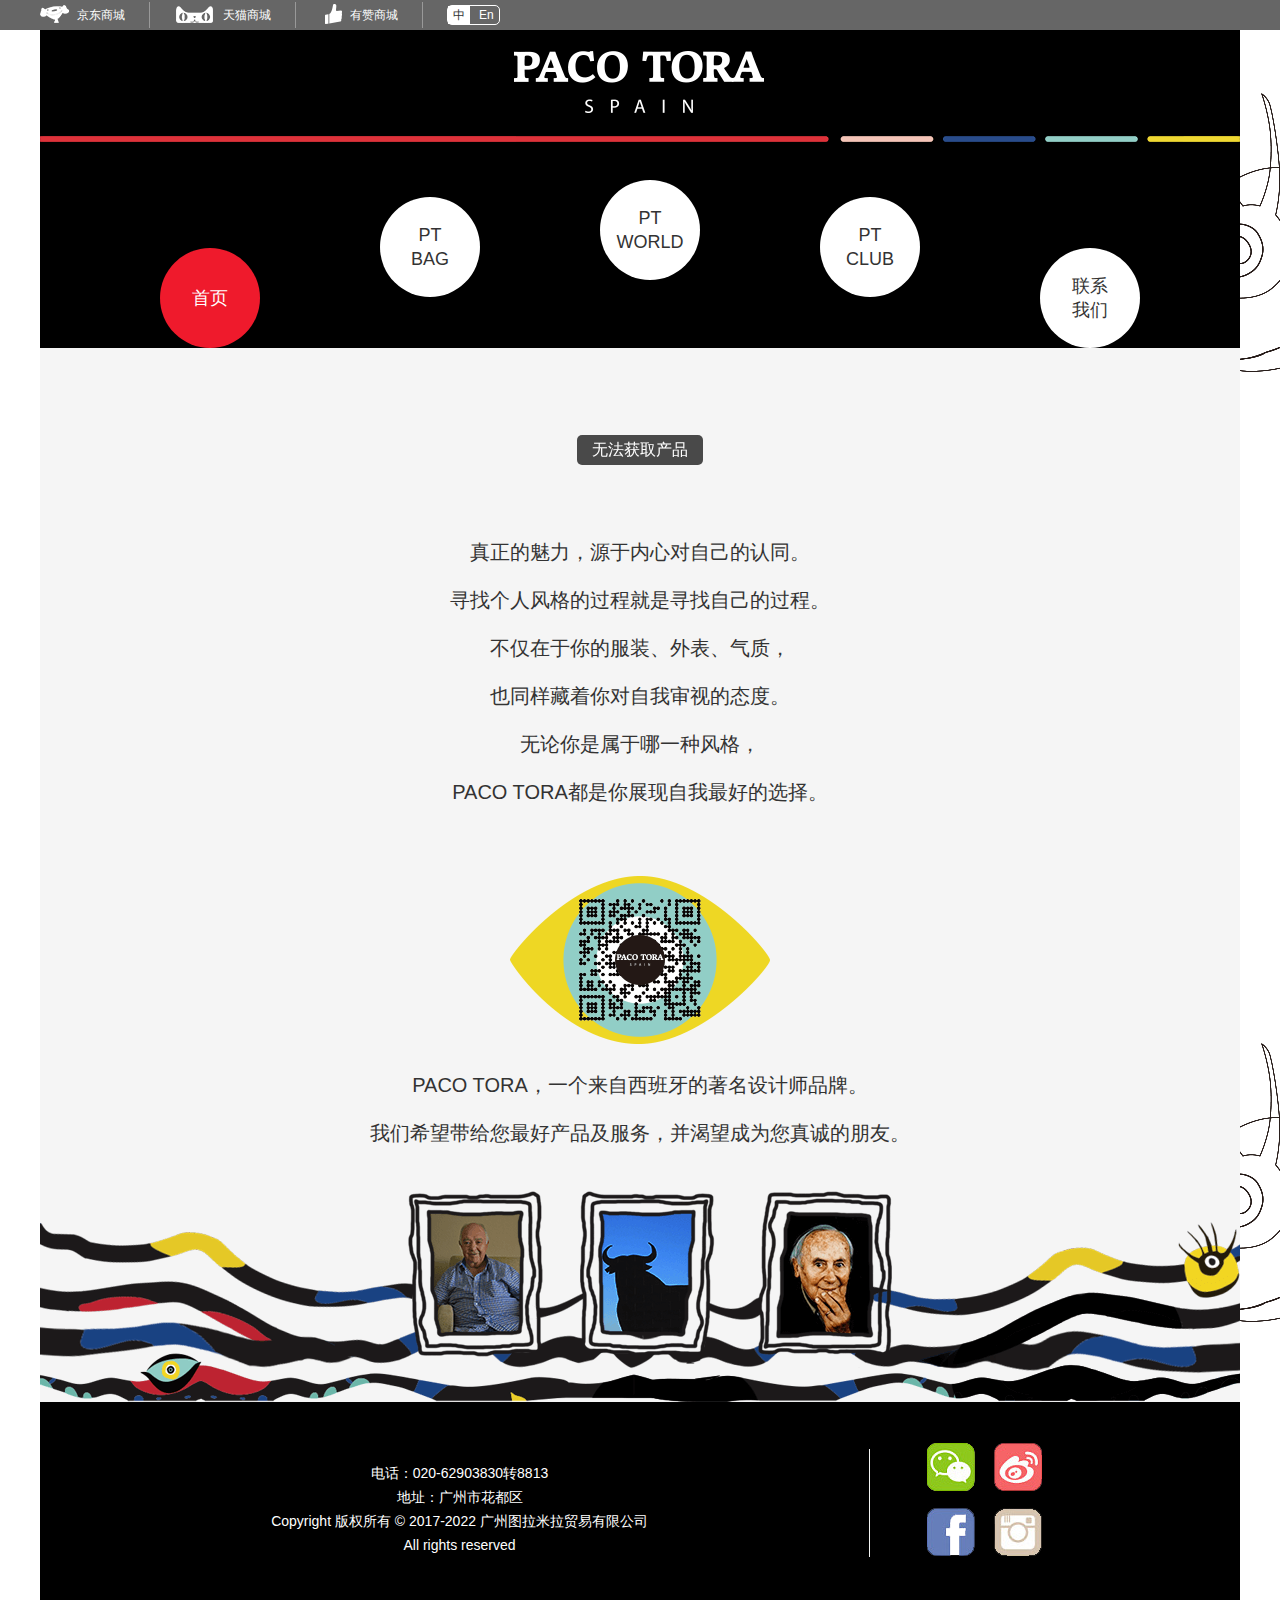
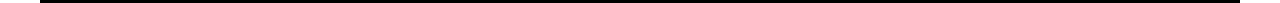
<file: index.html>
<!DOCTYPE html>
<html lang="en">
<head>
    <meta charset="UTF-8">
    <title>PACO TORA</title>
    <meta name="viewport" content="width=device-width,initial-scale=1.0,maximum-scale=1.0,minimum-scale=1.0,user-scalable=no">
    <meta http-equiv="X-UA-Compatible" content="IE=Edge,chrome=1">
    <link rel="stylesheet" href="css/common.css"/>
    <link rel="stylesheet" href="css/swiper.min.css">
    <link rel="stylesheet" href="css/lightgallery.css">
    <link rel="stylesheet"  href="css/index.css"/>
</head>
<body>
<div class="header">

</div>
<div class="container">
    <div class="w1200">
        <div class="bodyHead"></div>

        <div class="content">
            <div id="product">
                <div class="swiper-container">
                    <div class="swiper-wrapper" id="lightgallery">
                        <!--<div class="swiper-slide" data-sub-html="<a href='http://www.baidu.com'>查看详情 >> </a>"  data-src="imgs/index/img.jpg" data-swiper-autoplay="15000"><div class="imgBox"><img src="imgs/index/img.jpg" /></div><i></i><a href="#">查看详情 >> </a> </div>-->
                        <!--<div class="swiper-slide" data-sub-html="<a href='http://www.baidu.com'>查看详情 >> </a>" data-src="imgs/index/img.jpg" data-swiper-autoplay="15000"><div class="imgBox"><img src="imgs/index/img.jpg" /></div> <i></i> <a href="#">查看详情 >> </a></div>-->
                        <!--<div class="swiper-slide"data-sub-html="<a href='http://www.baidu.com'>查看详情 >> </a>"  data-src="imgs/index/img.jpg" data-swiper-autoplay="15000"><div class="imgBox"><img src="imgs/index/img.jpg" /></div> <i></i> <a href="#">查看详情 >> </a></div>-->
                    </div>
                </div>

            </div>
            <div class="txt">
                <p>真正的魅力，源于内心对自己的认同。<br/>
                    寻找个人风格的过程无外乎就是寻找自己的过程。<br/>
                    不仅在于你的服装、外表、气质，<br/>
                    也同样藏着你对自我审视的态度。<br/>
                    无论你是属于哪一种风格，<br/>
                    PACO TORA都是你展现自我最好的选择。</p>
                    <img src="imgs/PT/ewm.png"/>
                   <p> PACO TORA，一个来自西班牙的著名设计师品牌。<br/>
                    我们希望带给您最好产品及服务，并渴望成为您真诚的朋友。</p>
            </div>
            <img style="display: block" src="imgs/img/footerBg.png"/>
        </div>
        <div class="footer">

        </div>
    </div>
</div>
<script src="js/jquery.min.js"></script>
<script src="js/ch.js"></script>
<script src="js/common.js"></script>
<script src="js/swiper.min.js"></script>
<script src="js/picturefill.min.js"></script>
<script src="js/lightgallery-all.min.js"></script>
<script src="js/jquery.mousewheel.min.js"></script>
<script>
    $(document).ready(function(){

        $.ajax({
            type: "GET",
            url: api+"page_one",
            dataType: "json",
            success: function (res) {
                var list = res.product, //数据
                    html = [];
                $.each(list,function (i,item) {
                    html.push('<div class="swiper-slide" data-sub-html="<a href=\''+item.url+'\'>'+string.viewMore+' </a>"  data-src="'+item.logo+'" data-swiper-autoplay="15000"><div class="imgBox"><img src="'+item.logo+'" /></div><i></i><a href=\''+item.url+'\'>'+string.viewMore+' </a> </div>');
                })

                $('#lightgallery').html(html.join(''));
                $('#product').append('<div class="swiper-button-prev"></div> <div class="swiper-button-next"></div>');
                var certifySwiper = new Swiper('#product .swiper-container', {
                    slidesPerView: 'auto',
                    centeredSlides: true,
                    loop: true,
                    loopedSlides: 0,
                    initialSlide :1,
                    autoplay: true,
//            nextButton: '.swiper-button-next',
//            prevButton: '.swiper-button-prev',
                    navigation: {
                        nextEl: '.swiper-button-next',
                        prevEl: '.swiper-button-prev',
                    },
                    on: {
                        progress: function(progress) {

                            for (i = 0; i < this.slides.length; i++) {
                                var slide = this.slides.eq(i);
                                var slideProgress = this.slides[i].progress;
                                modify = 1;
                                if (Math.abs(slideProgress) > 1) {
                                    modify = (Math.abs(slideProgress) - 1) * 0.3 + 1;
                                }
                                translate = slideProgress * modify * 282 + 'px';
                                scale = 1 - Math.abs(slideProgress) / 5;
                                zIndex = 999 - Math.abs(Math.round(10 * slideProgress));
                                slide.transform('translateX(' + translate + ') scale(' + scale + ')');
                                slide.css('zIndex', zIndex);
                                slide.css('opacity', 1);
                                if (Math.abs(slideProgress) > 3) {
                                    slide.css('opacity', 0);
                                }
                            }
                        },
                        setTransition: function(transition) {
                            for (var i = 0; i < this.slides.length; i++) {
                                var slide = this.slides.eq(i)
                                slide.transition(transition);
                            }

                        }
                    }

                })


            },
            error:function (res) {
               // console.log(res);
                messageTip('无法获取产品');
            }
        });


        var callback = function(){
            $('#lightgallery').lightGallery();
        }
        browserRedirect(callback)



        $('.txt p:eq(0)').html(string.index_introduce1);
        $('.txt p:eq(1)').html(string.index_introduce2);
       //
    });


</script>
</body>
</html>
</file>
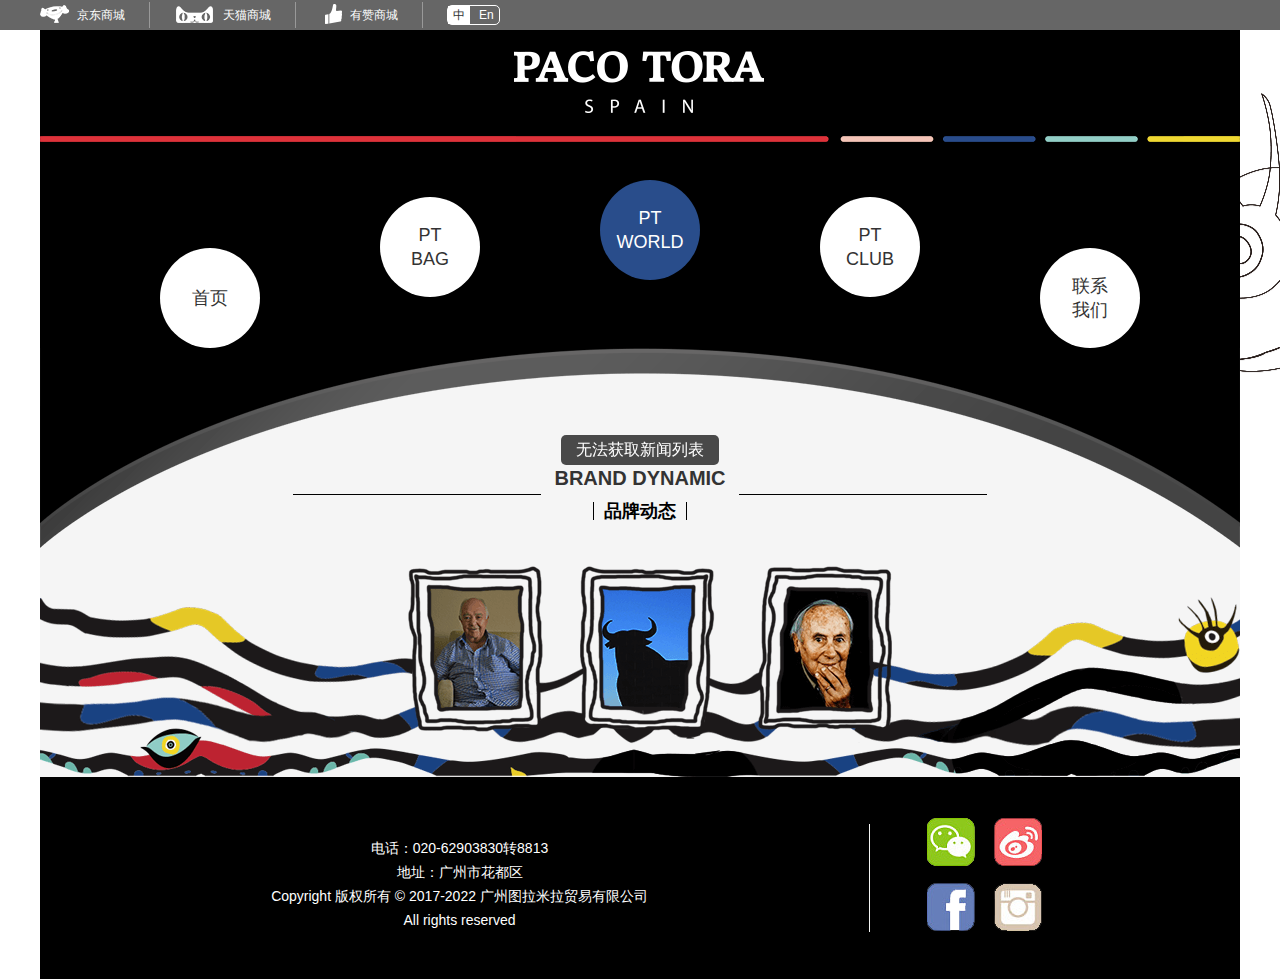
<file: brandDynamic.html>
<!DOCTYPE html>
<html lang="en">
<head>
    <meta charset="UTF-8">
    <title>PACO TORA</title>
    <meta name="viewport" content="width=device-width,initial-scale=1.0,maximum-scale=1.0,minimum-scale=1.0,user-scalable=no">
    <meta http-equiv="X-UA-Compatible" content="IE=Edge,chrome=1">
    <link rel="stylesheet" href="css/common.css"/>
    <link rel="stylesheet" href="css/pagination.css">
    <link rel="stylesheet" href="css/PTWorld.css">

</head>
<body>
<div class="header">

</div>
<div class="container contactWrap">
    <div class="w1200">
        <div class="bodyHead"></div>

        <div class="bodyContent">
            <div class="brandDynamic">
                <div class="title">
                    <h3><b>BRAND DYNAMIC</b><span>品牌动态</span></h3>
                    <div class="border1"></div>
                </div>
                <div class="content">
                    <ul>

                    </ul>
                </div>
            </div>

        </div>
        <div class="footerImg"> <img src="imgs/img/footerBg.png" /></div>


        <div class="footer">

        </div>
    </div>
</div>

<script src="js/data.js"></script>
<script src="js/jquery.min.js"></script>
<script src="js/ch.js"></script>
<script src="js/common.js"></script>
<script src="js/jquery.pagination.js"></script>
<script>

    //ajax
            $.ajax({
                type: "GET",
                url: api + "news?page=1&psize=10",
                dataType: "json",
                success: function(data){
                    var news = data.news;
                    if(news.length > 0){
                        getHtml(news);
                        $('.content').append('<div class="pagination m-style"></div>');

                        $('.pagination').pagination({
                            pageCount: data.count,
                            mode:'fixed',
                            callback: function (api_pagination) {
                                var data = {
                                    page: api_pagination.getCurrent(),
                                    psize:10
                                };

                                $.getJSON(
                                    api + "index.php/api/v1/news",
                                    data,
                                    function (result) {
                                        getHtml(result.news);
                                        // console.log(json);
                                    });
                            }
                        });
                    }
                },
                error:function () {
                    messageTip('无法获取新闻列表');
                }
            });
    
    function getHtml(news) {
        var newsHtml = [];

        $.each(news,function (i,item) {
            newsHtml.push(' <li><a href="brandDynamicDetail.html?id='+item.id+'"> <img src="'+item.logo+'"/><h4>'+item.title+'</h4><div class="txt"><p>'+delHtmlTag(item.remark)+'</p><span>'+item.create_date+'</span></div></a></li>');
        });
        $('.brandDynamic ul').html(newsHtml.join(''));
    }

    //去掉所有的html标记
    function delHtmlTag(str){
        return str.replace(/<[^>]+>/g,"");
    }
</script>
</body>
</html>
</file>
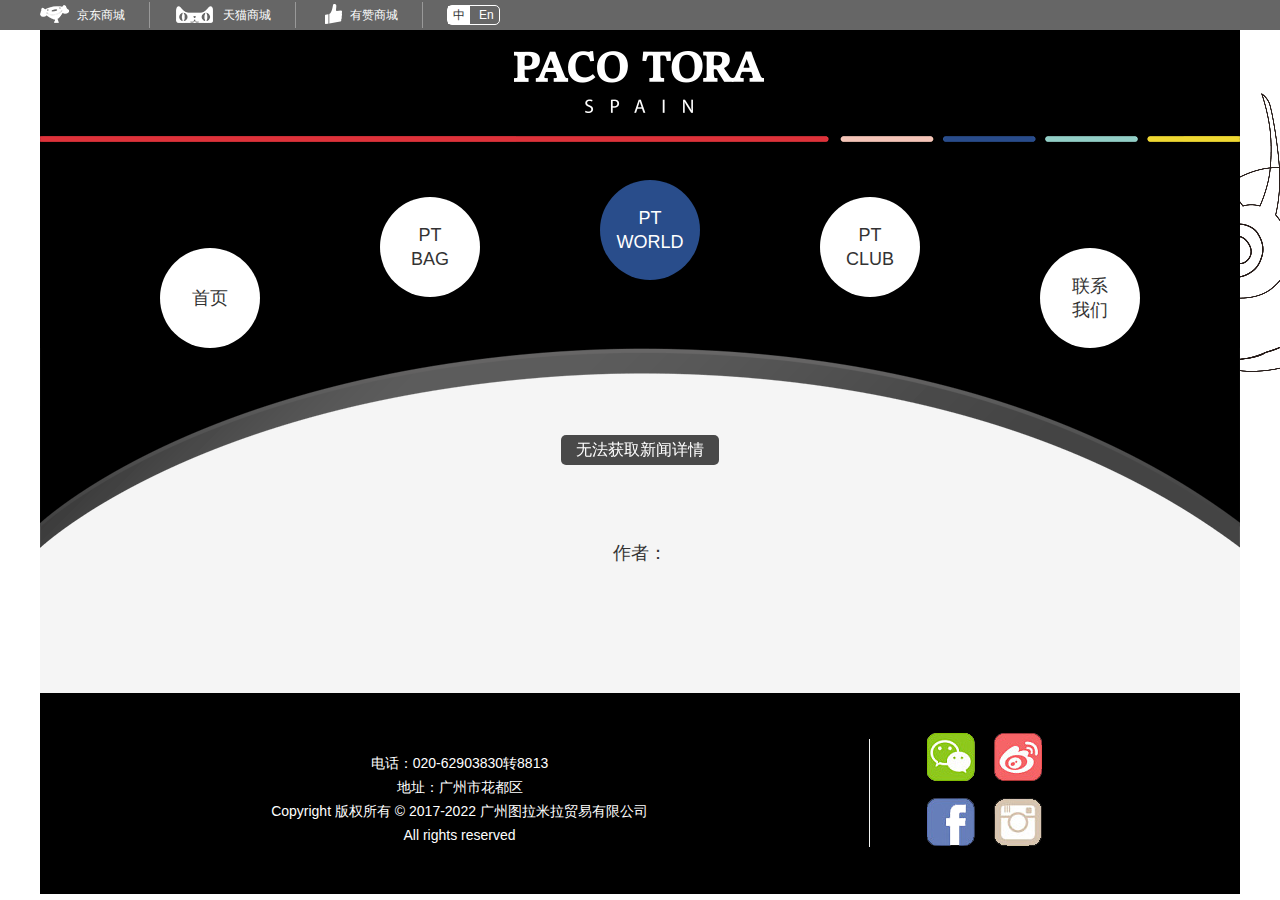
<file: brandDynamicDetail.html>
<!DOCTYPE html>
<html lang="en">
<head>
    <meta charset="UTF-8">
    <title>PACO TORA</title>
    <meta name="viewport" content="width=device-width,initial-scale=1.0,maximum-scale=1.0,minimum-scale=1.0,user-scalable=no">
    <meta http-equiv="X-UA-Compatible" content="IE=Edge,chrome=1">
    <link rel="stylesheet" href="css/common.css"/>
    <link rel="stylesheet" href="css/PTWorld.css">
</head>
<body>
<div class="header">

</div>
<div class="container contactWrap">
    <div class="w1200">
        <div class="bodyHead"></div>

        <div class="bodyContent">
            <div class="brandDynamicDetailContent">

                <div class="content">
                   <div class="tit">
                       <h1></h1>
                       <p class="time"></p>
                       <p class="author">   作者：<span></span></p>
                   </div>
                    <div class="wrap">

                    </div>

                </div>
            </div>

        </div>

        <div class="footer">

        </div>
    </div>
</div>

<script src="js/data.js"></script>
<script src="js/jquery.min.js"></script>
<script src="js/ch.js"></script>
<script src="js/common.js"></script>
<script>
    var id = getQueryString('id');

                $.ajax({
                    type: "GET",
                    url: api + "news_one?id="+id,
                    dataType: "json",
                    success: function(news){
                        var res = news.news;
                        $('.tit h1').html(res.title);
                        $('.tit .time').html(res.create_date);
                        $('.tit .author span').html(res.create_by || '佚名' );
                        $('.wrap').html(res.content);

                    },
                    error:function () {
                        messageTip('无法获取新闻详情');
                    }

                });
</script>
</body>
</html>
</file>
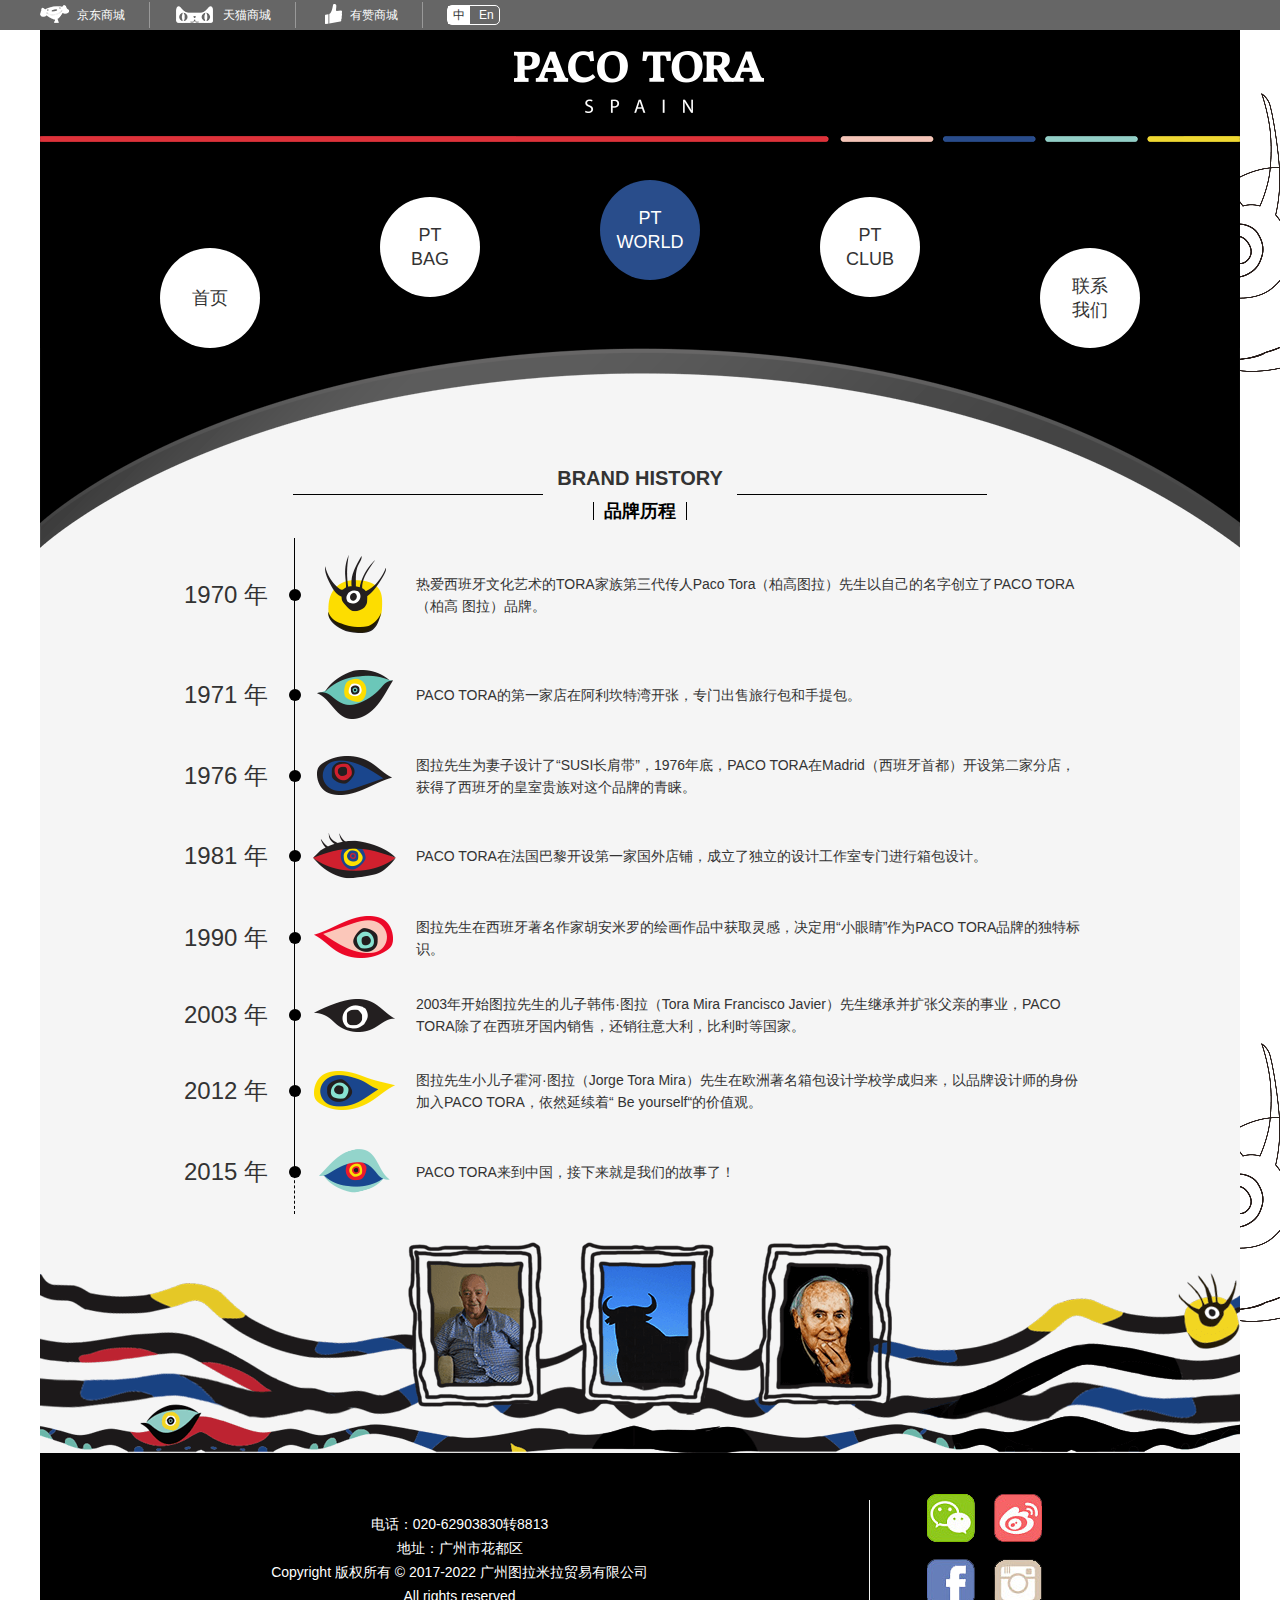
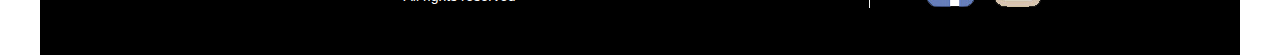
<file: brandHistory.html>
<!DOCTYPE html>
<html lang="en">
<head>
    <meta charset="UTF-8">
    <title>PACO TORA</title>
    <meta name="viewport" content="width=device-width,initial-scale=1.0,maximum-scale=1.0,minimum-scale=1.0,user-scalable=no">
    <meta http-equiv="X-UA-Compatible" content="IE=Edge,chrome=1">
    <link rel="stylesheet" href="css/common.css"/>
    <link rel="stylesheet" href="css/PTWorld.css">
</head>
<body>
<div class="header">

</div>
<div class="container contactWrap">
    <div class="w1200">
        <div class="bodyHead"></div>

        <div class="bodyContent">
            <div class="brandHistory">
                <div class="title">
                    <h3><b>BRAND HISTORY</b><span>品牌历程</span></h3>
                    <div class="border1"></div>
                </div>
                <div class="content">
                    <ul>
                    </ul>
                </div>
            </div>

        </div>
        <div class="footerImg"> <img src="imgs/img/footerBg.png" /></div>


        <div class="footer">

        </div>
    </div>
</div>

<script src="js/data.js"></script>
<script src="js/jquery.min.js"></script>
<script src="js/ch.js"></script>
<script src="js/common.js"></script>
<script>

    var brandHistoryHtml = [];
    var isEn = lang && lang == 'en';
    $.each(brandHistory,function (i,item) {
        var time = isEn ? 'IN ' + item.time : item.time +' 年';
        var text = isEn ? item.text_en : item.text;
        brandHistoryHtml.push('<li> <div class="time">'+time+'</div> <div class="detail"> <img src="imgs/PT/brandIcon'+(i+1)+'.png"/> <p>'+text+'</p> </div> </li>');
    });
    $('.brandHistory ul').append(brandHistoryHtml.join(''));


</script>
</body>
</html>
</file>
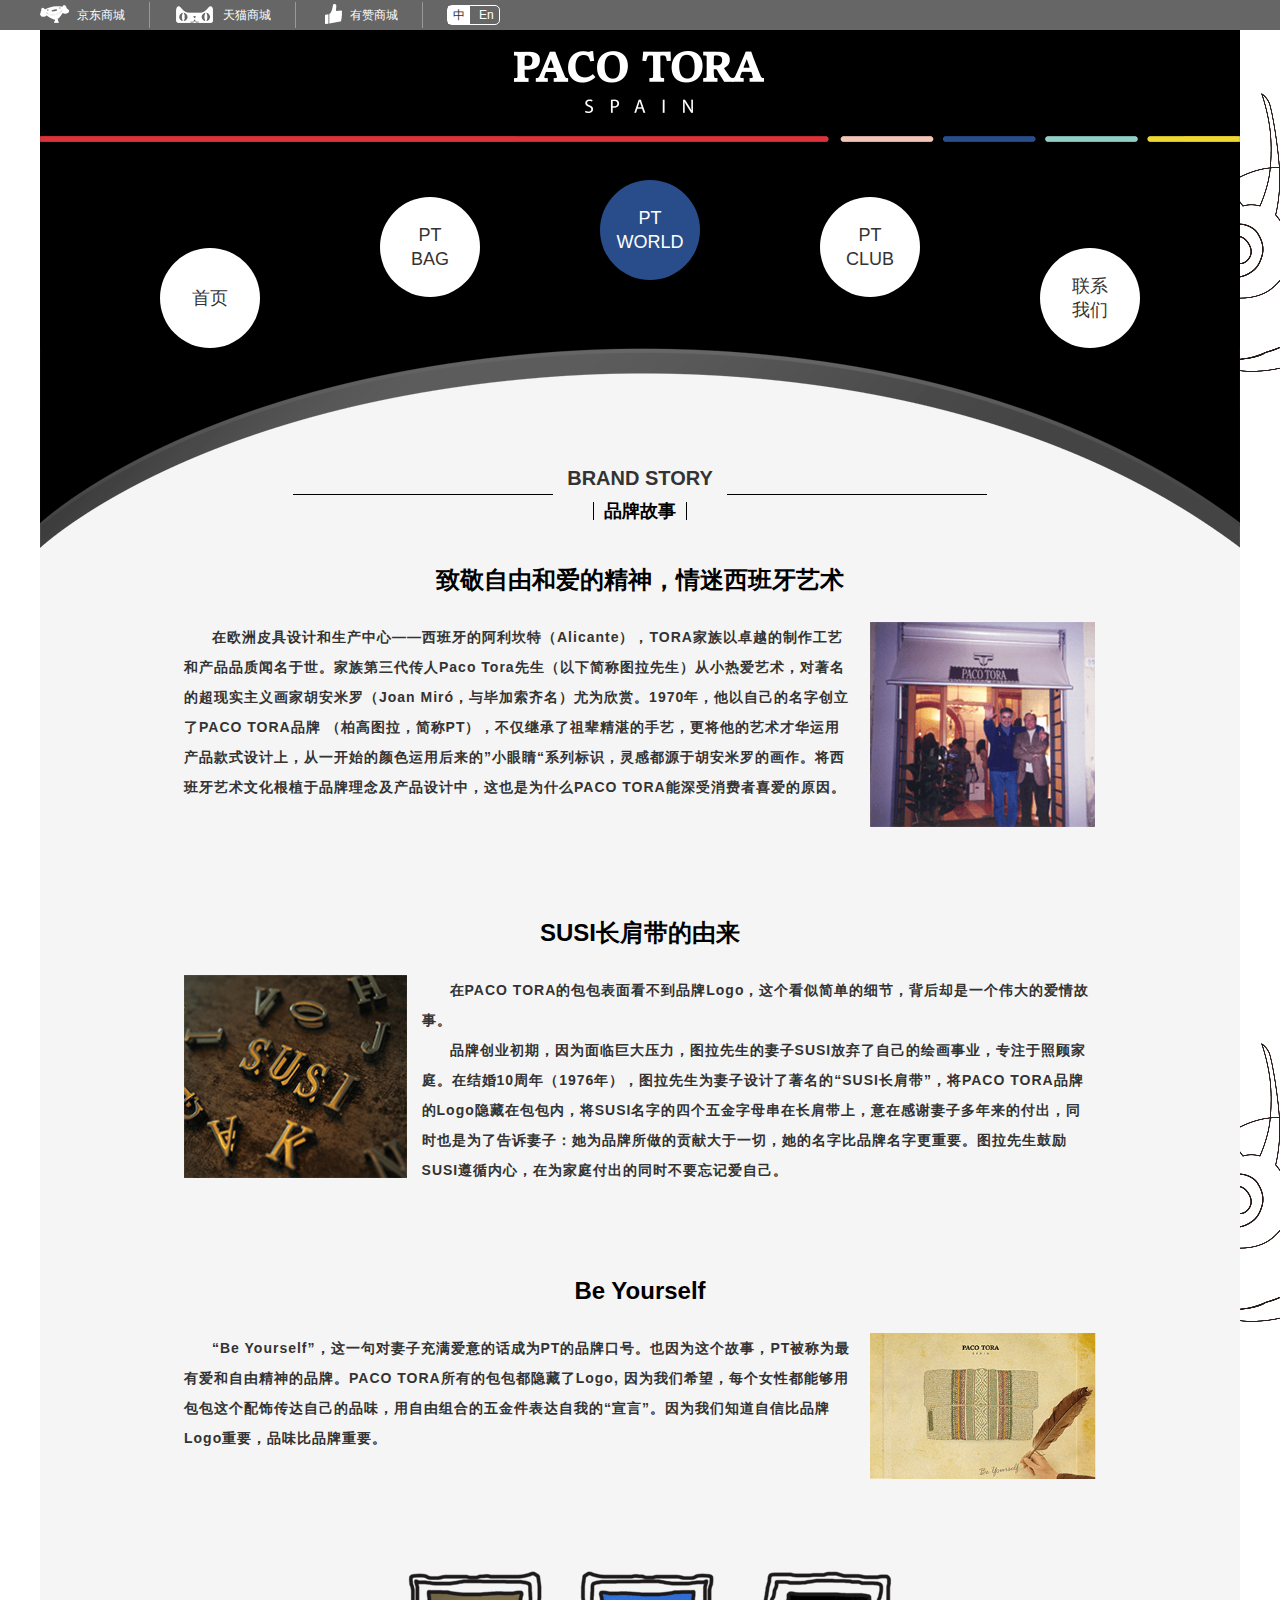
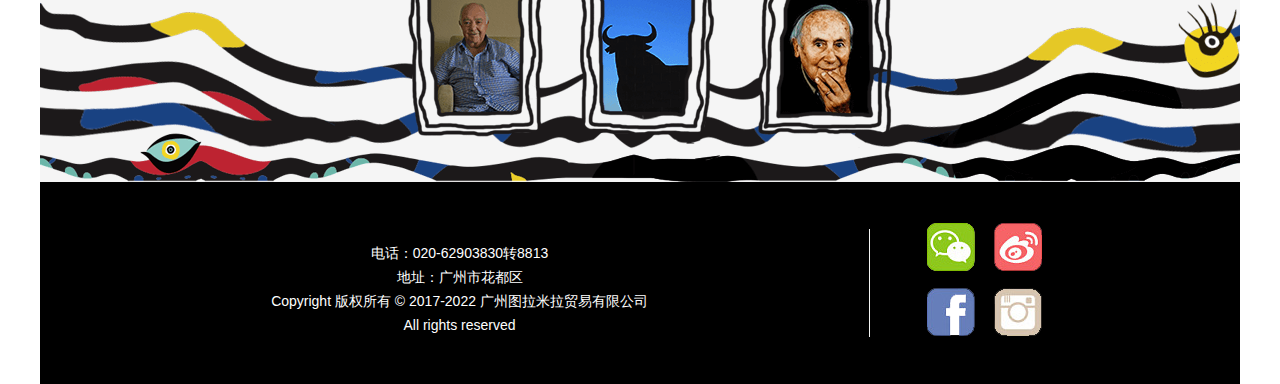
<file: brandStory.html>
<!DOCTYPE html>
<html lang="en">
<head>
    <meta charset="UTF-8">
    <title>PACO TORA</title>
    <meta name="viewport" content="width=device-width,initial-scale=1.0,maximum-scale=1.0,minimum-scale=1.0,user-scalable=no">
    <meta http-equiv="X-UA-Compatible" content="IE=Edge,chrome=1">
    <link rel="stylesheet" href="css/common.css"/>
    <link rel="stylesheet" href="css/PTWorld.css">
    <script src="js/data.js"></script>
</head>
<body>
<div class="header">

</div>
<div class="container contactWrap">
    <div class="w1200">
        <div class="bodyHead"></div>

        <div class="bodyContent">
            <div class="brandStory">
                <div class="title">
                    <h3><b>BRAND STORY</b><span>品牌故事</span></h3>
                    <div class="border1"></div>
                </div>
                <div class="content">
                    <ul>
                    </ul>
                </div>
            </div>

        </div>
        <div class="footerImg"> <img src="imgs/img/footerBg.png" /></div>


        <div class="footer">

        </div>
    </div>
</div>

<script src="js/data.js"></script>
<script src="js/jquery.min.js"></script>
<script src="js/ch.js"></script>
<script src="js/common.js"></script>
<script>

    var brandStoryHtml = [];
    var isEn = lang && lang == 'en';
    $.each(brandStory,function (i,item) {
        var title = isEn ?  item.title_en : item.title ;
        var desc = isEn ? item.desc_en : item.desc;
        var html = i == 1 ? '<div class="img"  style="margin-right: 15px;"><img src="imgs/PT/brandStory'+i+'.png"/></div><div>'+desc+'</div>' : '<div><p style="margin-right: 15px;">'+desc+'</p></div><div class="img"><img src="imgs/PT/brandStory'+i+'.png"/></div>';
        brandStoryHtml.push('<li><h4>'+title+'</h4><div class="mainContent">'+html+'</div></li>  ');
    });
    $('.brandStory ul').append(brandStoryHtml.join(''));


</script>
</body>
</html>
</file>
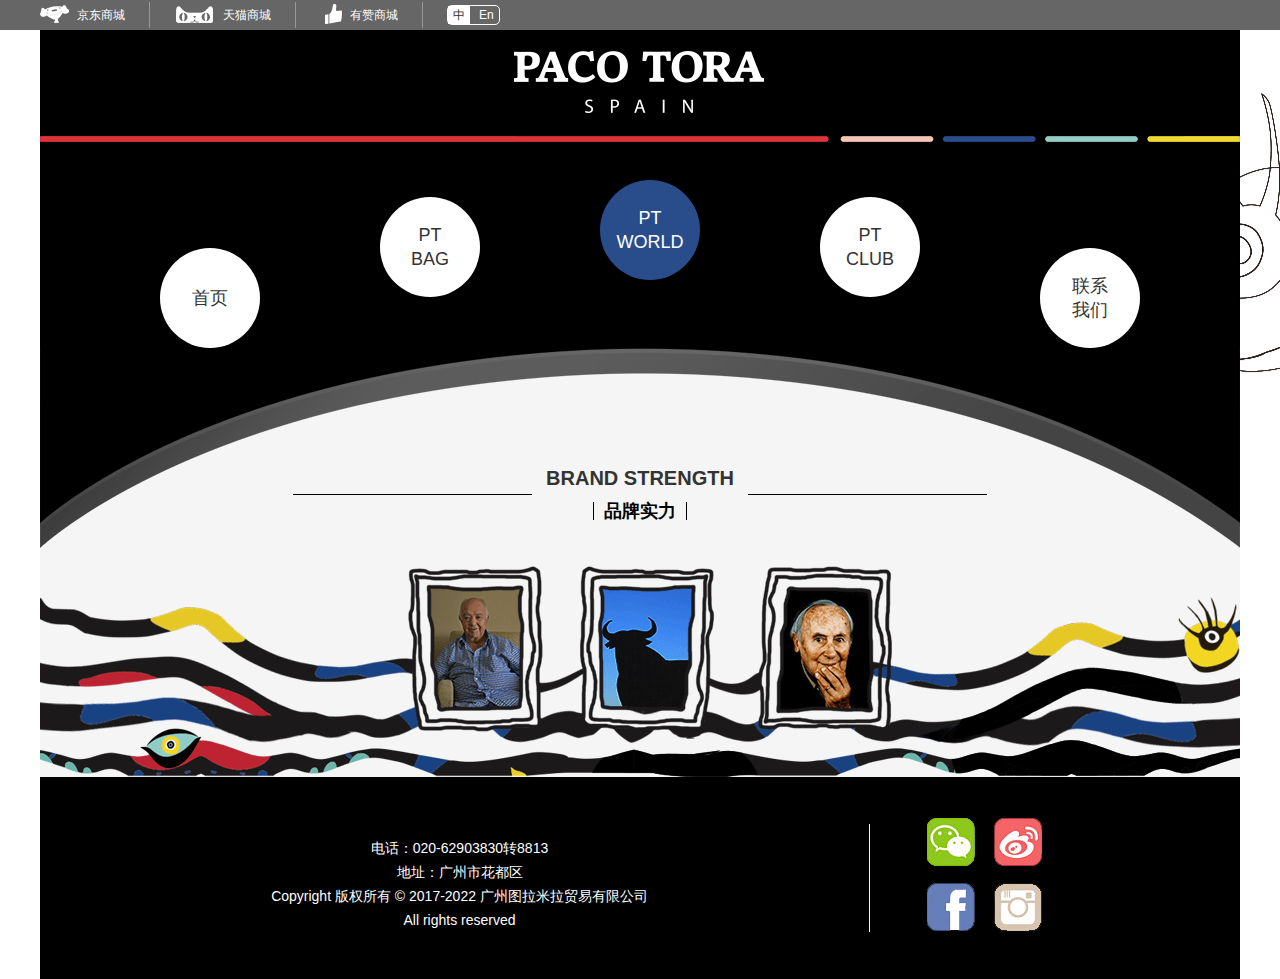
<file: brandStrength.html>
<!DOCTYPE html>
<html lang="en">
<head>
    <meta charset="UTF-8">
    <title>PACO TORA</title>
    <meta name="viewport" content="width=device-width,initial-scale=1.0,maximum-scale=1.0,minimum-scale=1.0,user-scalable=no">
    <meta http-equiv="X-UA-Compatible" content="IE=Edge,chrome=1">
    <link rel="stylesheet" href="css/common.css"/>
    <link rel="stylesheet" href="css/PTWorld.css">
</head>
<body>
<div class="header">

</div>
<div class="container contactWrap">
    <div class="w1200">
        <div class="bodyHead"></div>

        <div class="bodyContent">
            <div class="brandStrength">
                <div class="title">
                    <h3><b>BRAND STRENGTH</b><span>品牌实力</span></h3>
                    <div class="border1"></div>
                </div>
                <div class="content">
                    <ul class="team">


                    </ul>
                </div>
            </div>

        </div>
        <div class="footerImg"> <img src="imgs/img/footerBg.png" /></div>


        <div class="footer">

        </div>
    </div>
</div>

<script src="js/data.js"></script>
<script src="js/jquery.min.js"></script>
<script src="js/ch.js"></script>
<script src="js/common.js"></script>
<script>



    var isEn = lang && lang == 'en';

    function appendHtml(item,i,type){
        var name = item.name ? isEn ?  item.e_name : item.name : '';
        var introduce = isEn ? item.e_remark : item.remark;
        var style = isEn ? 'en_lineHeight' : 'lineHeight';

        var letter = type ? 'third' : 'first' ;
        switch (i%5){
            case 1:
                letter = 'second';
                break;
            case 2:
                letter = 'third';
                break;
            case 3:
                letter = 'fouth';
                break;
            case 4:
                letter = 'third';
                break;
        }
        var html = i%2 == 0 ?  '<li class="'+letter+'"> <div class="innerBox"><div class="img"><img src="'+item.logo+'"/></div> <div class="txt"> <span>'+name+'</span> <p>'+introduce+'</p> </div> </div> </li>' : '<li class="'+letter+' right"> <div class="innerBox"> <div class="txt"><span>'+name+'</span><p>'+introduce+'</p> </div> <div class="img"><img src="'+item.logo+'"/></div> </div> </li>';

        return html;
    }


    $.ajax({
        type: "GET",
        url: api+"brand_str",
        dataType: "json",
        success: function(data){

            var brandStrengthPerson = data.filter(item => item.type == 1);
            var brandStrengthOfficeS = data.filter(item => item.type == 2);

            console.log(brandStrengthPerson,brandStrengthOffice)

            var brandStrengthHtml = [];

            $.each(brandStrengthPerson,function (i,item) {

                brandStrengthHtml.push(appendHtml(item,i));
            });
            var tit = isEn ?  'PACO TORA OFFICE ALL OVER THE WORLD' :'遍布世界的PACO TORA办公中心';
             brandStrengthHtml.push('<h3 class="tit_strength">'+tit+'</h3>');
            $.each(brandStrengthOfficeS,function (i,item) {

                brandStrengthHtml.push(appendHtml(item,i,'office'));

            })


            var brandStrengthOfficeHtml = [];
            $.each(brandStrengthOffice,function (i,item) {
                var letter = 'sixth';
                switch (i){
                    case 2:
                        letter = 'seventh';
                        break;
                    case 4:
                        letter = 'eighth';
                        break;

                }
                if(i%2 == 0){

                    var next = brandStrengthOffice[i+1];
                    var name = isEn ?  item.name_en : item.name ;
                    var name_next = isEn ?  next.name_en : next.name ;
                    var html =  '<dd><img src="imgs/PT/brandStrengthOffice'+i+'.png"/><p>'+name+'</p></dd><dd><img src="imgs/PT/brandStrengthOffice'+(i+1)+'.png"/> <p>'+name_next+'</p> </dd>';
                    html = '<li class="'+letter+' right itemBox"> <div class="innerBox"> <dl class="item">'+html+' </dl> </div> </li>'
                    brandStrengthOfficeHtml.push(html);



                }

            });
            var tit = isEn ?  'PACO TORA DESIGN TEAM' :'PACO TORA设计师团队';
            var titHtml = '<h3 class="tit_strength" style="margin-top:10%">'+tit+'</h3>';
            var str = titHtml + brandStrengthHtml.join('') + brandStrengthOfficeHtml.join('')
            $('.team').html(str);

        },
        error:function () {

        }

    });







</script>
</body>
</html>
</file>
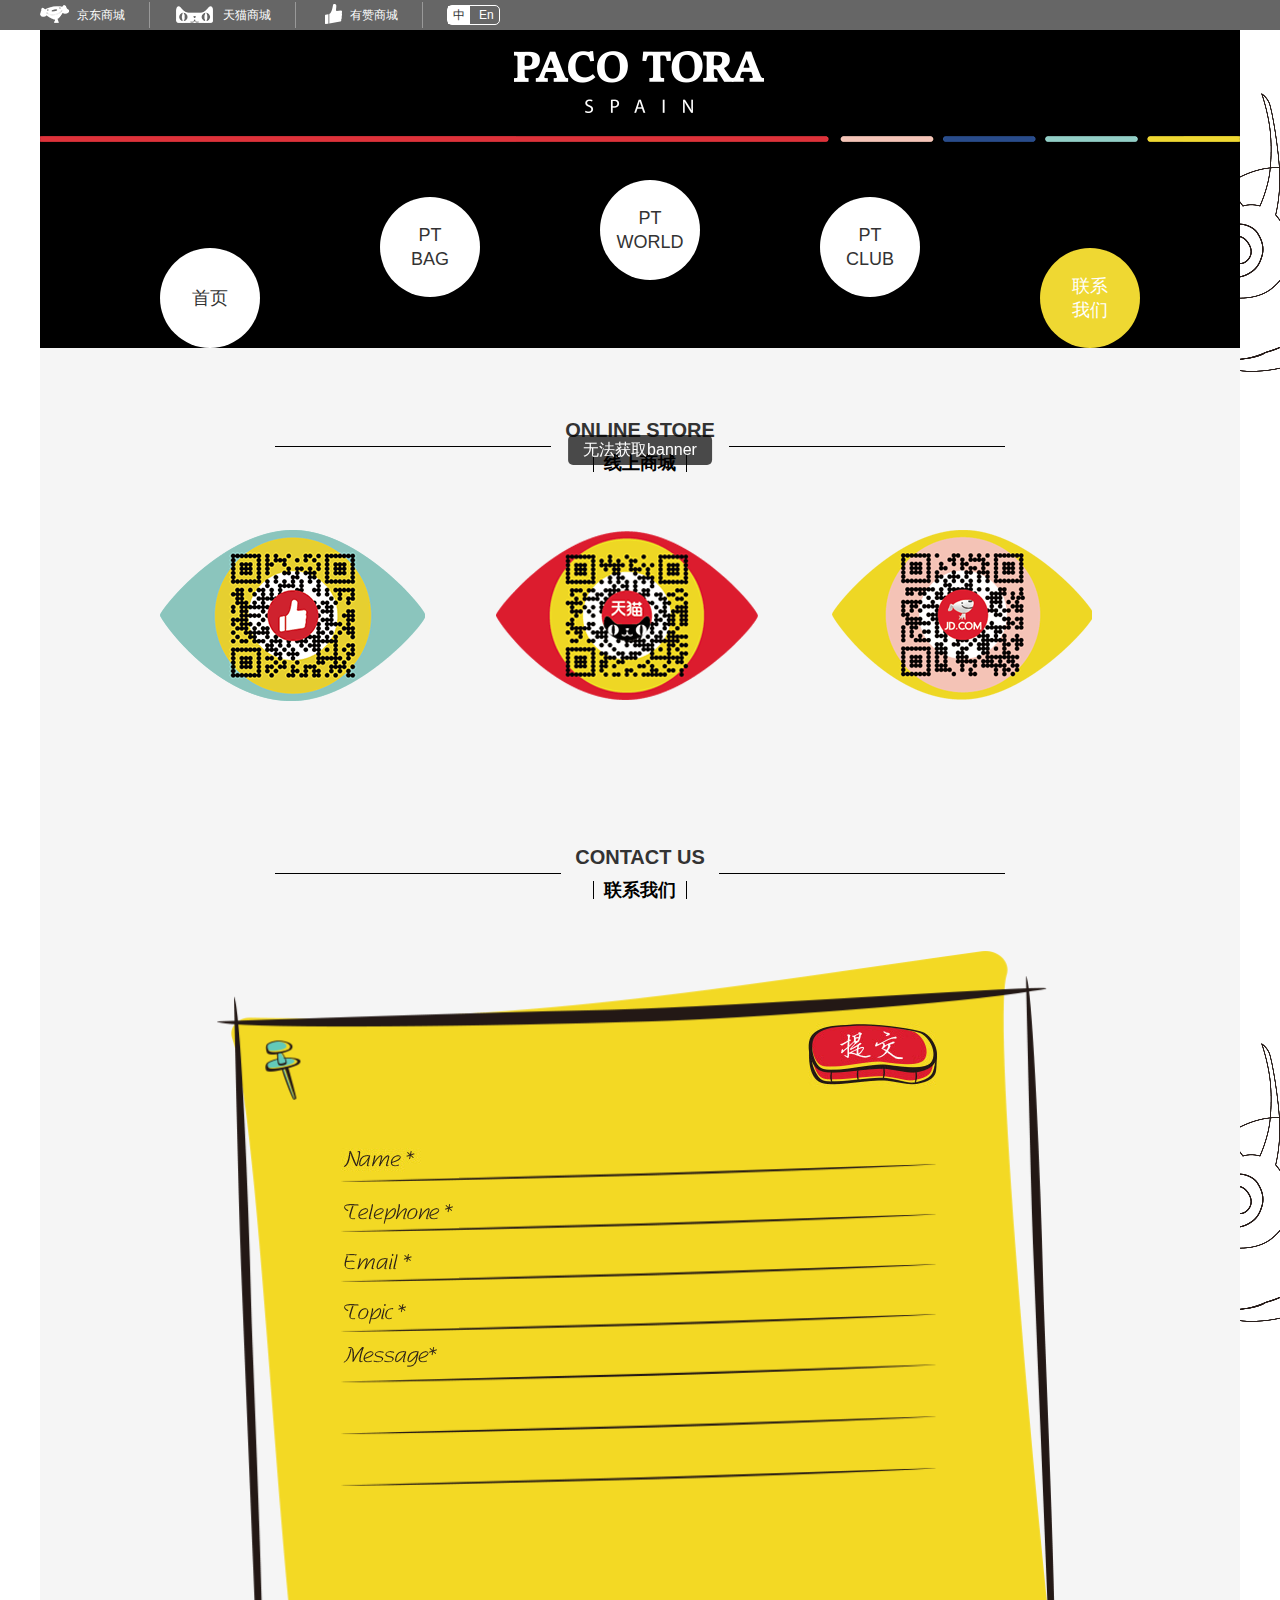
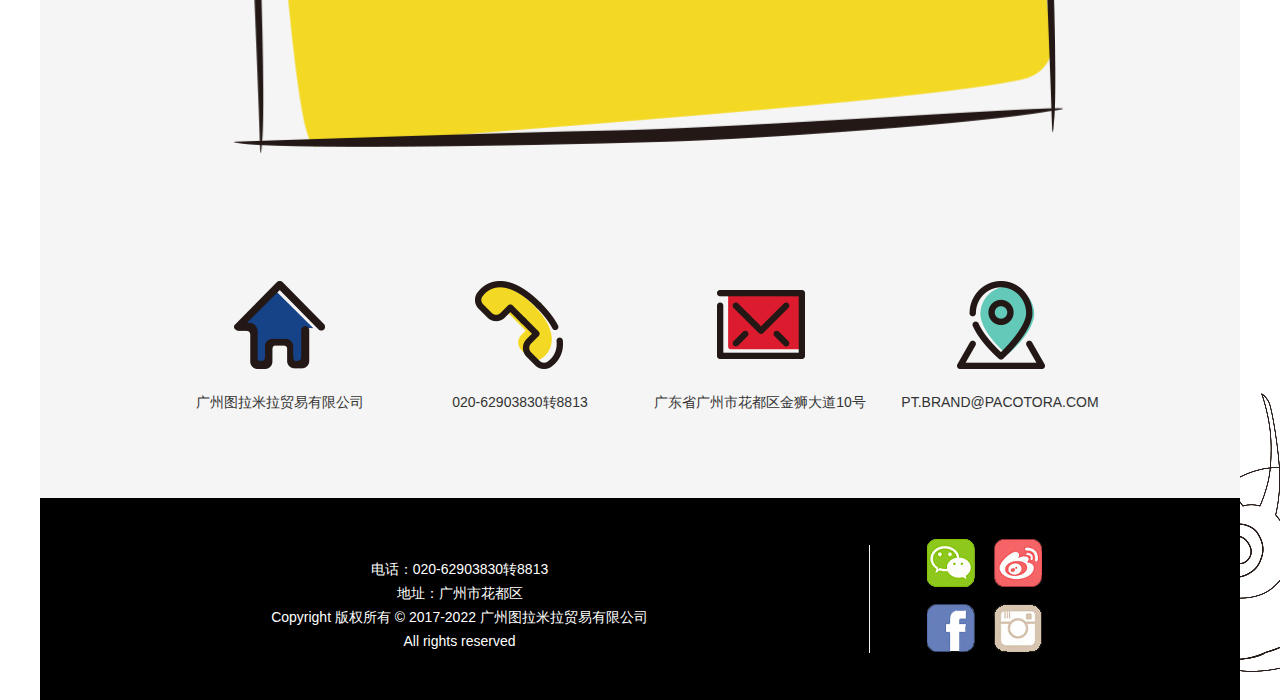
<file: contact.html>
<!DOCTYPE html>
<html lang="en">
<head>
    <meta charset="UTF-8">
    <title>PACO TORA</title>
    <meta name="viewport" content="width=device-width,initial-scale=1.0,maximum-scale=1.0,minimum-scale=1.0,user-scalable=no">
    <meta http-equiv="X-UA-Compatible" content="IE=Edge,chrome=1">
    <link rel="stylesheet" href="css/common.css"/>
    <link rel="stylesheet" href="css/contact.css">
</head>
<body>
<div class="header">

</div>
<div class="container contactWrap">
    <div class="w1200">
        <div class="bodyHead"></div>

        <div class="contactInner">
            <div class="title">
                <h3><b>ONLINE STORE</b><span>线上商城</span></h3>
                <div class="border1"></div>
            </div>

            <ul class="ewm">
                <li>
                    <a href="https://j.youzan.com/_z4lah"><img src="imgs/contact/youzan.png"/> </a>
                </li>
                <li>
                    <a href="https://pacotora.tmall.com/"><img src="imgs/contact/tmall.png"/> </a>
                </li>

                <li>
                    <a href="https://pacotora.jd.com/"><img src="imgs/contact/jd.png"/> </a>
                </li>
            </ul>
            <div class="title" style="margin-top: 15%">
                <h3><b>CONTACT US</b><span>联系我们</span></h3>
                <div class="border1"></div>
            </div>
            <div class="message">
                <form>
                    <div class="submit" ><input type="submit"/></div>
                    <div class="input inputA"> <label><img src="imgs/contact/name.png"/> </label><div class="inputWrap"><input type="text" name="name" /></div></div>
                    <div class="input inputA"> <label><img src="imgs/contact/tel.png"/> </label><div class="inputWrap"><input type="tel" name="tel" /></div></div>
                    <div class="input inputA"> <label><img src="imgs/contact/email.png"/> </label><div class="inputWrap"><input type="email" name="email" /></div></div>
                    <div class="input inputA"> <label><img src="imgs/contact/topic.png"/> </label><div class="inputWrap"><input type="text" name="topic" /></div></div>
                    <div class="input inputTextarea"> <label><img src="imgs/contact/message.png"/> </label><div class="inputWrap "><textarea name="message" ></textarea></div></div>
                </form>
            </div>

            <ul class="contactUs">
                <li>
                    <img src="imgs/contact/contact1.png"/>
                    <p>广州图拉米拉贸易有限公司</p>
                </li>
                <li>
                    <img src="imgs/contact/contact2.png"/>
                    <p>020-62903830转8813  </p>
                </li>
                <li>
                    <img src="imgs/contact/contact3.png"/>
                    <p>广东省广州市花都区金狮大道10号</p>
                </li>
                <li>
                    <img src="imgs/contact/contact4.png"/>
                    <p>PT.BRAND@PACOTORA.COM</p>
                </li>
            </ul>
        </div>

        <div class="footer">

        </div>
    </div>
</div>
<script src="js/jquery.min.js"></script>
<script src="js/ch.js"></script>
<script src="js/common.js"></script>
<script>

    $('.contactUs li:eq(0) p').html(string.contactUs1);
    $('.contactUs li:eq(1) p').html(string.contactUs2);
    $('.contactUs li:eq(2) p').html(string.contactUs3);
    $('.contactUs li:eq(3) p').html(string.contactUs4);

//    $('.message .input textarea').css('line-height',$('.message .inputA').height()   +'px')
//    $('.message .inputTextarea').css('height',$('.message .inputA').height() * (3+0.36));

    //ajax



$('.submit input').click(function(e){
    e.preventDefault();
    var data = {
        name:$('input[name=name]').val(),
        telephone:$('input[name=tel]').val(),
        email:$('input[name=email]').val(),
        topic:$('input[name=topic]').val(),
        message:$('textarea[name=message]').val(),
    }

    if(!data.name){
        messageTip('请输入姓名');
        return
    }
    if(!data.telephone){
        messageTip('请输入电话');
        return
    }
    if (!(/^1[34578]\d{9}$/.test(data.telephone))) {
        messageTip('请输入正确的电话');
        return
    }
    if(!data.email){
        messageTip('请输入邮箱');
        return
    }
    if(!(/^\w+([-_.]\w+)*@(\w+[-.])+\w{2,5}$/.test(data.email))){
        messageTip('请输入正确的邮箱');
        return
    }
    if(!data.topic){
        messageTip('请输入主题');
        return
    }
    if(!data.message){
        messageTip('请输入内容');
        return
    }


            $.ajax({
                type: "post",
                url: api+"message",
                data: data,
                dataType: "json",
                success: function(data){
                    messageTip(data.message);
                },
                error:function () {
                    messageTip('提交失败');
                }

            });
})


</script>
</body>
</html>
</file>
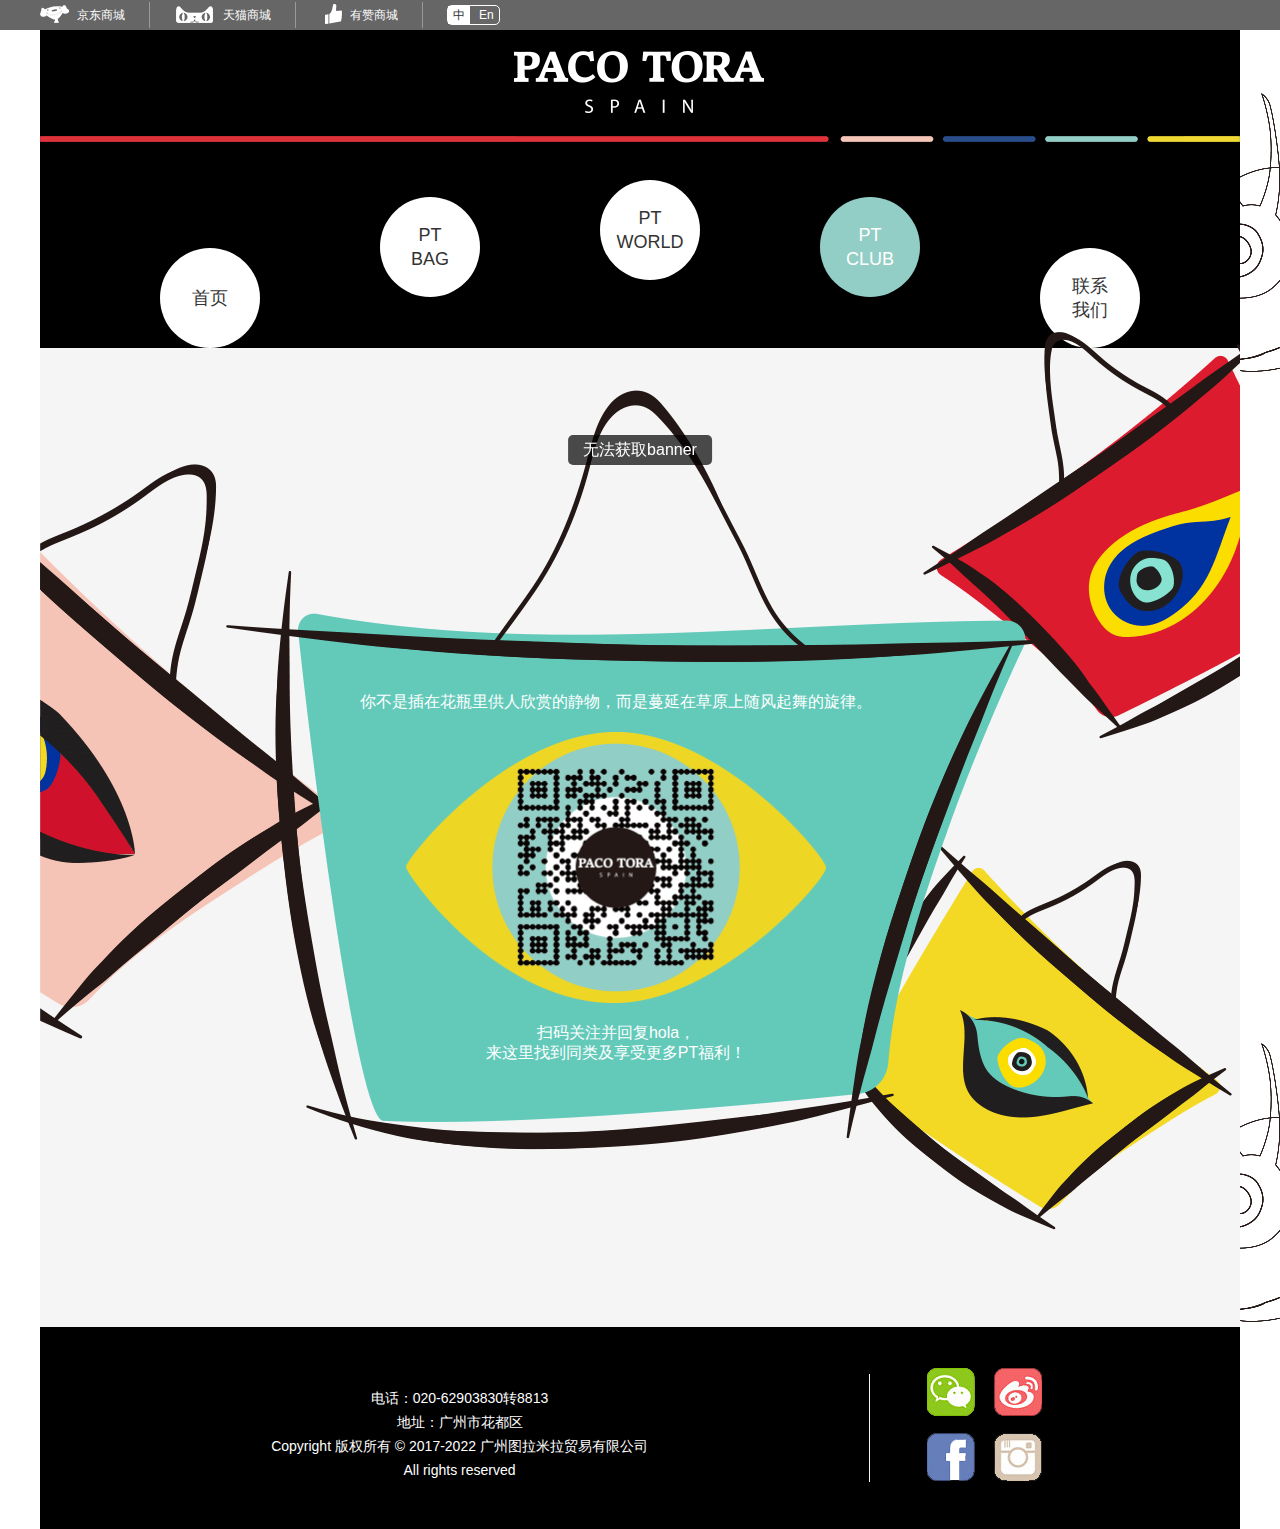
<file: PTClub.html>
<!DOCTYPE html>
<html lang="en">
<head>
    <meta charset="UTF-8">
    <title>PACO TORA</title>
    <meta name="viewport" content="width=device-width,initial-scale=1.0,maximum-scale=1.0,minimum-scale=1.0,user-scalable=no">
    <meta http-equiv="X-UA-Compatible" content="IE=Edge,chrome=1">
    <link rel="stylesheet" href="css/common.css"/>
    <link rel="stylesheet" href="css/PT.css">
</head>
<body>
<div class="header">

</div>
<div class="container contactWrap">
    <div class="w1200">
        <div class="bodyHead"></div>

        <div class="contactInner">
                <div class="txt">
                    <p></p>
                    <img src="imgs/img/ewm_421.png"/>
                    <p></p>
                </div>
        </div>
        <div class="footer">

        </div>

    </div>
</div>
<script src="js/jquery.min.js"></script>
<script src="js/ch.js"></script>
<script src="js/common.js"></script>
<script>
    if(lang && lang == 'en' && $(window).width() < 450){
        $('.txt').css({width:'75%','line-height':'16px'})
    }
    $('.txt p:eq(0)').html(string.club_txt);
    $('.txt p:eq(1)').html(string.club_scan);
</script>
</body>
</html>
</file>
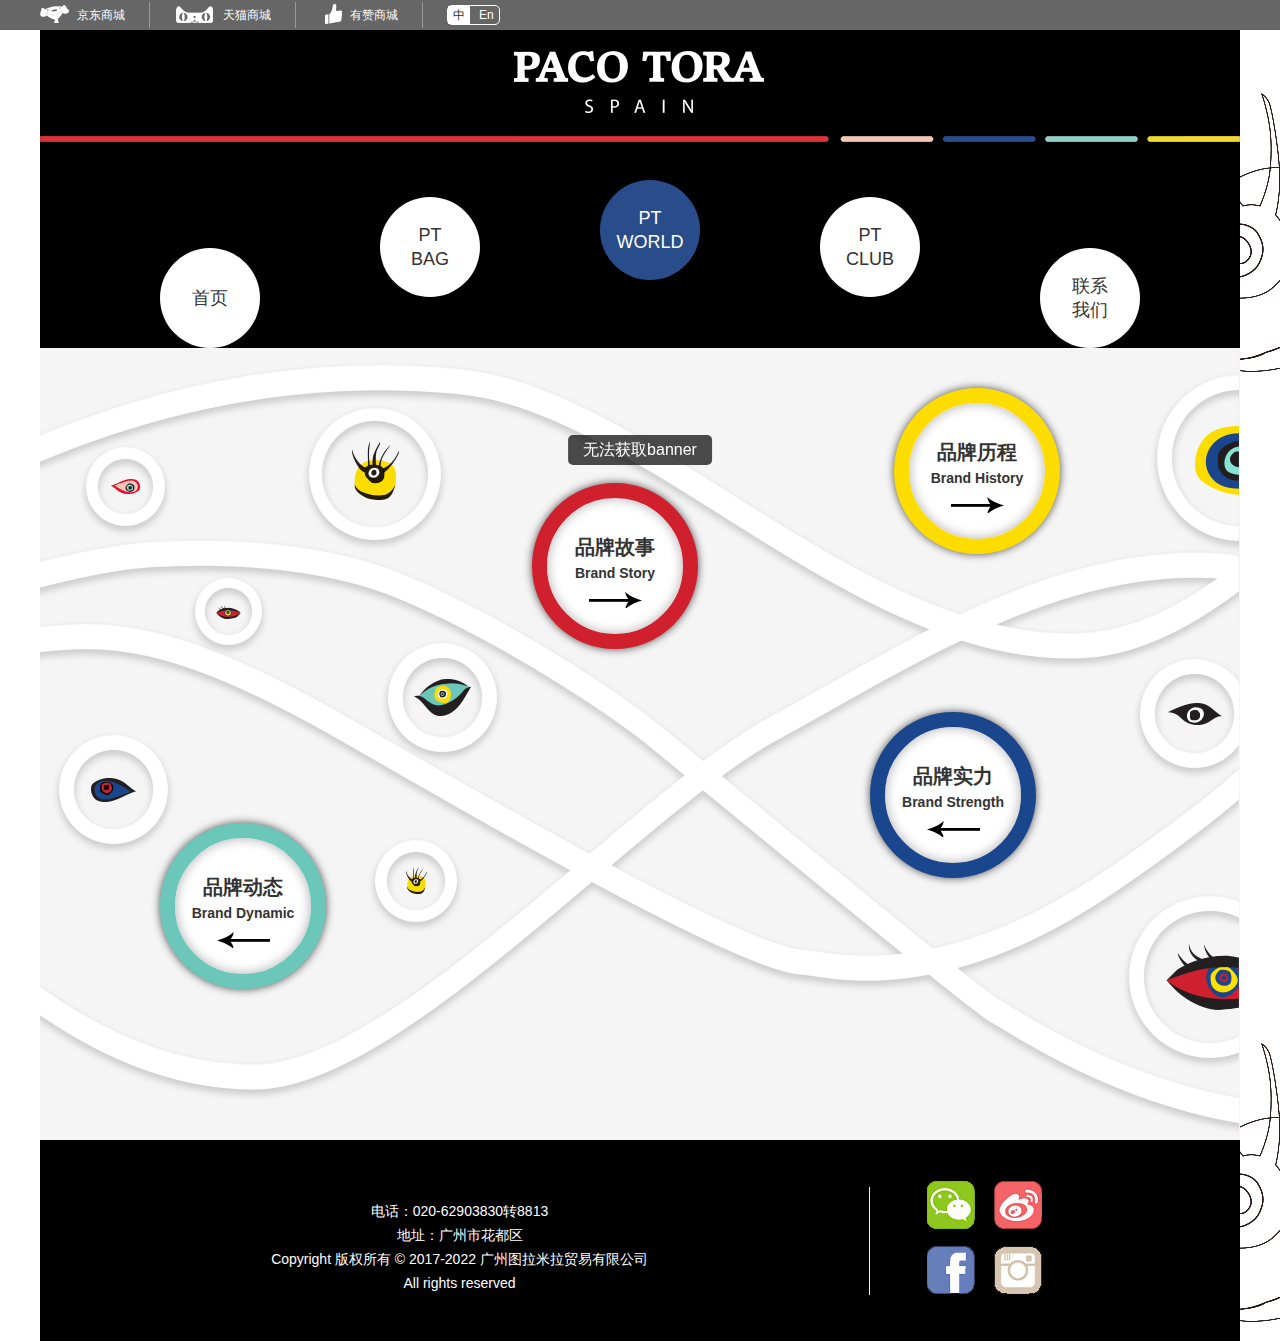
<file: PTWorld.html>
<!DOCTYPE html>
<html lang="en">
<head>
    <meta charset="UTF-8">
    <title>PACO TORA</title>
    <meta name="viewport" content="width=device-width,initial-scale=1.0,maximum-scale=1.0,minimum-scale=1.0,user-scalable=no">
    <meta http-equiv="X-UA-Compatible" content="IE=Edge,chrome=1">
    <link rel="stylesheet" href="css/common.css"/>
    <link rel="stylesheet" href="css/PTWorld.css">
</head>
<body>
<div class="header">

</div>
<div class="container contactWrap">
    <div class="w1200">
        <div class="bodyHead"></div>

        <div class="contactInner">
            <img src="imgs/PT/brandBG.png"/>
                <div class="circle circle1"><a href="brandDynamic.html">
                    <h4></h4>
                    <i class="left"></i></a>
                </div>
            <div class="circle circle2"><a href="brandStory.html">
                <h4></h4>
                <i class="right"></i></a>
            </div>
            <div class="circle circle3"><a href="brandHistory.html">
                <h4></h4>
                <i class="right"></i></a>
            </div>
            <div class="circle circle4"><a href="brandStrength.html">
                <h4></h4>
                <i class="left"></i></a>
            </div>
        </div>

        <div class="footer">

        </div>
    </div>
</div>


<script src="js/data.js"></script>
<script src="js/jquery.min.js"></script>
<script src="js/ch.js"></script>
<script src="js/common.js"></script>
<script>

    if(lang && lang == 'en'){
        $('.circle h4').addClass('uppercase');
    }


    $('.circle1 h4').html(string.brandDynamic);
    $('.circle2 h4').html(string.brandStory);
    $('.circle3 h4').html(string.brandHistory);
    $('.circle4 h4').html(string.brandStrength);

    var callback = function(){
        //$('.dialog .body').height($(window).height() - 40);
    }
    browserRedirect(callback)




</script>
</body>
</html>
</file>
<file: css/lightgallery.css>
@font-face {
  font-family: 'lg';
  src: url("../fonts/lg.eot?n1z373");
  src: url("../fonts/lg.eot?#iefixn1z373") format("embedded-opentype"), url("../fonts/lg.woff?n1z373") format("woff"), url("../fonts/lg.ttf?n1z373") format("truetype"), url("../fonts/lg.svg?n1z373#lg") format("svg");
  font-weight: normal;
  font-style: normal;
}
.lg-icon {
  font-family: 'lg';
  speak: none;
  font-style: normal;
  font-weight: normal;
  font-variant: normal;
  text-transform: none;
  line-height: 1;
  /* Better Font Rendering =========== */
  -webkit-font-smoothing: antialiased;
  -moz-osx-font-smoothing: grayscale;
}

.lg-actions .lg-next, .lg-actions .lg-prev {
  background-color: rgba(0, 0, 0, 0.45);
  border-radius: 2px;
  color: #999;
  cursor: pointer;
  display: block;
  font-size: 22px;
  margin-top: -10px;
  padding: 8px 10px 9px;
  position: absolute;
  top: 50%;
  z-index: 1080;
  border: none;
  outline: none;
}
.lg-actions .lg-next.disabled, .lg-actions .lg-prev.disabled {
  pointer-events: none;
  opacity: 0.5;
}
.lg-actions .lg-next:hover, .lg-actions .lg-prev:hover {
  color: #FFF;
}
.lg-actions .lg-next {
  right: 20px;
}
.lg-actions .lg-next:before {
  content: "\e095";
}
.lg-actions .lg-prev {
  left: 20px;
}
.lg-actions .lg-prev:after {
  content: "\e094";
}

@-webkit-keyframes lg-right-end {
  0% {
    left: 0;
  }
  50% {
    left: -30px;
  }
  100% {
    left: 0;
  }
}
@-moz-keyframes lg-right-end {
  0% {
    left: 0;
  }
  50% {
    left: -30px;
  }
  100% {
    left: 0;
  }
}
@-ms-keyframes lg-right-end {
  0% {
    left: 0;
  }
  50% {
    left: -30px;
  }
  100% {
    left: 0;
  }
}
@keyframes lg-right-end {
  0% {
    left: 0;
  }
  50% {
    left: -30px;
  }
  100% {
    left: 0;
  }
}
@-webkit-keyframes lg-left-end {
  0% {
    left: 0;
  }
  50% {
    left: 30px;
  }
  100% {
    left: 0;
  }
}
@-moz-keyframes lg-left-end {
  0% {
    left: 0;
  }
  50% {
    left: 30px;
  }
  100% {
    left: 0;
  }
}
@-ms-keyframes lg-left-end {
  0% {
    left: 0;
  }
  50% {
    left: 30px;
  }
  100% {
    left: 0;
  }
}
@keyframes lg-left-end {
  0% {
    left: 0;
  }
  50% {
    left: 30px;
  }
  100% {
    left: 0;
  }
}
.lg-outer.lg-right-end .lg-object {
  -webkit-animation: lg-right-end 0.3s;
  -o-animation: lg-right-end 0.3s;
  animation: lg-right-end 0.3s;
  position: relative;
}
.lg-outer.lg-left-end .lg-object {
  -webkit-animation: lg-left-end 0.3s;
  -o-animation: lg-left-end 0.3s;
  animation: lg-left-end 0.3s;
  position: relative;
}

.lg-toolbar {
  z-index: 1082;
  left: 0;
  position: absolute;
  top: 0;
  width: 100%;
  background-color: rgba(0, 0, 0, 0.45);
}
.lg-toolbar .lg-icon {
  color: #999;
  cursor: pointer;
  float: right;
  font-size: 24px;
  height: 47px;
  line-height: 27px;
  padding: 10px 0;
  text-align: center;
  width: 50px;
  text-decoration: none !important;
  outline: medium none;
  -webkit-transition: color 0.2s linear;
  -o-transition: color 0.2s linear;
  transition: color 0.2s linear;
}
.lg-toolbar .lg-icon:hover {
  color: #FFF;
}
.lg-toolbar .lg-close:after {
  content: "\e070";
}
.lg-toolbar .lg-download:after {
  content: "\e0f2";
}

.lg-sub-html {
  background-color: rgba(0, 0, 0, 0.45);
  bottom: 0;
  color: #EEE;
  font-size: 16px;
  left: 0;
  padding: 10px 40px;
  position: fixed;
  right: 0;
  text-align: center;
  z-index: 1080;
}
.lg-sub-html h4 {
  margin: 0;
  font-size: 13px;
  font-weight: bold;
}
.lg-sub-html p {
  font-size: 12px;
  margin: 5px 0 0;
}

#lg-counter {
  color: #999;
  display: inline-block;
  font-size: 16px;
  padding-left: 20px;
  padding-top: 12px;
  vertical-align: middle;
}

.lg-toolbar, .lg-prev, .lg-next {
  opacity: 1;
  -webkit-transition: -webkit-transform 0.35s cubic-bezier(0, 0, 0.25, 1) 0s, opacity 0.35s cubic-bezier(0, 0, 0.25, 1) 0s, color 0.2s linear;
  -moz-transition: -moz-transform 0.35s cubic-bezier(0, 0, 0.25, 1) 0s, opacity 0.35s cubic-bezier(0, 0, 0.25, 1) 0s, color 0.2s linear;
  -o-transition: -o-transform 0.35s cubic-bezier(0, 0, 0.25, 1) 0s, opacity 0.35s cubic-bezier(0, 0, 0.25, 1) 0s, color 0.2s linear;
  transition: transform 0.35s cubic-bezier(0, 0, 0.25, 1) 0s, opacity 0.35s cubic-bezier(0, 0, 0.25, 1) 0s, color 0.2s linear;
}

.lg-hide-items .lg-prev {
  opacity: 0;
  -webkit-transform: translate3d(-10px, 0, 0);
  transform: translate3d(-10px, 0, 0);
}
.lg-hide-items .lg-next {
  opacity: 0;
  -webkit-transform: translate3d(10px, 0, 0);
  transform: translate3d(10px, 0, 0);
}
.lg-hide-items .lg-toolbar {
  opacity: 0;
  -webkit-transform: translate3d(0, -10px, 0);
  transform: translate3d(0, -10px, 0);
}

body:not(.lg-from-hash) .lg-outer.lg-start-zoom .lg-object {
  -webkit-transform: scale3d(0.5, 0.5, 0.5);
  transform: scale3d(0.5, 0.5, 0.5);
  opacity: 0;
  -webkit-transition: -webkit-transform 250ms cubic-bezier(0, 0, 0.25, 1) 0s, opacity 250ms cubic-bezier(0, 0, 0.25, 1) !important;
  -moz-transition: -moz-transform 250ms cubic-bezier(0, 0, 0.25, 1) 0s, opacity 250ms cubic-bezier(0, 0, 0.25, 1) !important;
  -o-transition: -o-transform 250ms cubic-bezier(0, 0, 0.25, 1) 0s, opacity 250ms cubic-bezier(0, 0, 0.25, 1) !important;
  transition: transform 250ms cubic-bezier(0, 0, 0.25, 1) 0s, opacity 250ms cubic-bezier(0, 0, 0.25, 1) !important;
  -webkit-transform-origin: 50% 50%;
  -moz-transform-origin: 50% 50%;
  -ms-transform-origin: 50% 50%;
  transform-origin: 50% 50%;
}
body:not(.lg-from-hash) .lg-outer.lg-start-zoom .lg-item.lg-complete .lg-object {
  -webkit-transform: scale3d(1, 1, 1);
  transform: scale3d(1, 1, 1);
  opacity: 1;
}

.lg-outer .lg-thumb-outer {
  background-color: #0D0A0A;
  bottom: 0;
  position: absolute;
  width: 100%;
  z-index: 1080;
  max-height: 350px;
  -webkit-transform: translate3d(0, 100%, 0);
  transform: translate3d(0, 100%, 0);
  -webkit-transition: -webkit-transform 0.25s cubic-bezier(0, 0, 0.25, 1) 0s;
  -moz-transition: -moz-transform 0.25s cubic-bezier(0, 0, 0.25, 1) 0s;
  -o-transition: -o-transform 0.25s cubic-bezier(0, 0, 0.25, 1) 0s;
  transition: transform 0.25s cubic-bezier(0, 0, 0.25, 1) 0s;
}
.lg-outer .lg-thumb-outer.lg-grab .lg-thumb-item {
  cursor: -webkit-grab;
  cursor: -moz-grab;
  cursor: -o-grab;
  cursor: -ms-grab;
  cursor: grab;
}
.lg-outer .lg-thumb-outer.lg-grabbing .lg-thumb-item {
  cursor: move;
  cursor: -webkit-grabbing;
  cursor: -moz-grabbing;
  cursor: -o-grabbing;
  cursor: -ms-grabbing;
  cursor: grabbing;
}
.lg-outer .lg-thumb-outer.lg-dragging .lg-thumb {
  -webkit-transition-duration: 0s !important;
  transition-duration: 0s !important;
}
.lg-outer.lg-thumb-open .lg-thumb-outer {
  -webkit-transform: translate3d(0, 0%, 0);
  transform: translate3d(0, 0%, 0);
}
.lg-outer .lg-thumb {
  padding: 10px 0;
  height: 100%;
  margin-bottom: -5px;
}
.lg-outer .lg-thumb-item {
  border-radius: 5px;
  cursor: pointer;
  float: left;
  overflow: hidden;
  height: 100%;
  border: 2px solid #FFF;
  border-radius: 4px;
  margin-bottom: 5px;
}
@media (min-width: 1025px) {
  .lg-outer .lg-thumb-item {
    -webkit-transition: border-color 0.25s ease;
    -o-transition: border-color 0.25s ease;
    transition: border-color 0.25s ease;
  }
}
.lg-outer .lg-thumb-item.active, .lg-outer .lg-thumb-item:hover {
  border-color: #a90707;
}
.lg-outer .lg-thumb-item img {
  width: 100%;
  height: 100%;
  object-fit: cover;
}
.lg-outer.lg-has-thumb .lg-item {
  padding-bottom: 120px;
}
.lg-outer.lg-can-toggle .lg-item {
  padding-bottom: 0;
}
.lg-outer.lg-pull-caption-up .lg-sub-html {
  -webkit-transition: bottom 0.25s ease;
  -o-transition: bottom 0.25s ease;
  transition: bottom 0.25s ease;
}
.lg-outer.lg-pull-caption-up.lg-thumb-open .lg-sub-html {
  bottom: 100px;
}
.lg-outer .lg-toogle-thumb {
  background-color: #0D0A0A;
  border-radius: 2px 2px 0 0;
  color: #999;
  cursor: pointer;
  font-size: 24px;
  height: 39px;
  line-height: 27px;
  padding: 5px 0;
  position: absolute;
  right: 20px;
  text-align: center;
  top: -39px;
  width: 50px;
}
.lg-outer .lg-toogle-thumb:after {
  content: "\e1ff";
}
.lg-outer .lg-toogle-thumb:hover {
  color: #FFF;
}

.lg-outer .lg-video-cont {
  display: inline-block;
  vertical-align: middle;
  max-width: 1140px;
  max-height: 100%;
  width: 100%;
  padding: 0 5px;
}
.lg-outer .lg-video {
  width: 100%;
  height: 0;
  padding-bottom: 56.25%;
  overflow: hidden;
  position: relative;
}
.lg-outer .lg-video .lg-object {
  display: inline-block;
  position: absolute;
  top: 0;
  left: 0;
  width: 100% !important;
  height: 100% !important;
}
.lg-outer .lg-video .lg-video-play {
  width: 84px;
  height: 59px;
  position: absolute;
  left: 50%;
  top: 50%;
  margin-left: -42px;
  margin-top: -30px;
  z-index: 1080;
  cursor: pointer;
}
.lg-outer .lg-has-vimeo .lg-video-play {
  background: url("../img/vimeo-play.png") no-repeat scroll 0 0 transparent;
}
.lg-outer .lg-has-vimeo:hover .lg-video-play {
  background: url("../img/vimeo-play.png") no-repeat scroll 0 -58px transparent;
}
.lg-outer .lg-has-html5 .lg-video-play {
  background: transparent url("../img/video-play.png") no-repeat scroll 0 0;
  height: 64px;
  margin-left: -32px;
  margin-top: -32px;
  width: 64px;
  opacity: 0.8;
}
.lg-outer .lg-has-html5:hover .lg-video-play {
  opacity: 1;
}
.lg-outer .lg-has-youtube .lg-video-play {
  background: url("../img/youtube-play.png") no-repeat scroll 0 0 transparent;
}
.lg-outer .lg-has-youtube:hover .lg-video-play {
  background: url("../img/youtube-play.png") no-repeat scroll 0 -60px transparent;
}
.lg-outer .lg-video-object {
  width: 100% !important;
  height: 100% !important;
  position: absolute;
  top: 0;
  left: 0;
}
.lg-outer .lg-has-video .lg-video-object {
  visibility: hidden;
}
.lg-outer .lg-has-video.lg-video-playing .lg-object, .lg-outer .lg-has-video.lg-video-playing .lg-video-play {
  display: none;
}
.lg-outer .lg-has-video.lg-video-playing .lg-video-object {
  visibility: visible;
}

.lg-progress-bar {
  background-color: #333;
  height: 5px;
  left: 0;
  position: absolute;
  top: 0;
  width: 100%;
  z-index: 1083;
  opacity: 0;
  -webkit-transition: opacity 0.08s ease 0s;
  -moz-transition: opacity 0.08s ease 0s;
  -o-transition: opacity 0.08s ease 0s;
  transition: opacity 0.08s ease 0s;
}
.lg-progress-bar .lg-progress {
  background-color: #a90707;
  height: 5px;
  width: 0;
}
.lg-progress-bar.lg-start .lg-progress {
  width: 100%;
}
.lg-show-autoplay .lg-progress-bar {
  opacity: 1;
}

.lg-autoplay-button:after {
  content: "\e01d";
}
.lg-show-autoplay .lg-autoplay-button:after {
  content: "\e01a";
}

.lg-outer.lg-css3.lg-zoom-dragging .lg-item.lg-complete.lg-zoomable .lg-img-wrap, .lg-outer.lg-css3.lg-zoom-dragging .lg-item.lg-complete.lg-zoomable .lg-image {
  -webkit-transition-duration: 0s;
  transition-duration: 0s;
}
.lg-outer.lg-use-transition-for-zoom .lg-item.lg-complete.lg-zoomable .lg-img-wrap {
  -webkit-transition: -webkit-transform 0.3s cubic-bezier(0, 0, 0.25, 1) 0s;
  -moz-transition: -moz-transform 0.3s cubic-bezier(0, 0, 0.25, 1) 0s;
  -o-transition: -o-transform 0.3s cubic-bezier(0, 0, 0.25, 1) 0s;
  transition: transform 0.3s cubic-bezier(0, 0, 0.25, 1) 0s;
}
.lg-outer.lg-use-left-for-zoom .lg-item.lg-complete.lg-zoomable .lg-img-wrap {
  -webkit-transition: left 0.3s cubic-bezier(0, 0, 0.25, 1) 0s, top 0.3s cubic-bezier(0, 0, 0.25, 1) 0s;
  -moz-transition: left 0.3s cubic-bezier(0, 0, 0.25, 1) 0s, top 0.3s cubic-bezier(0, 0, 0.25, 1) 0s;
  -o-transition: left 0.3s cubic-bezier(0, 0, 0.25, 1) 0s, top 0.3s cubic-bezier(0, 0, 0.25, 1) 0s;
  transition: left 0.3s cubic-bezier(0, 0, 0.25, 1) 0s, top 0.3s cubic-bezier(0, 0, 0.25, 1) 0s;
}
.lg-outer .lg-item.lg-complete.lg-zoomable .lg-img-wrap {
  -webkit-transform: translate3d(0, 0, 0);
  transform: translate3d(0, 0, 0);
  -webkit-backface-visibility: hidden;
  -moz-backface-visibility: hidden;
  backface-visibility: hidden;
}
.lg-outer .lg-item.lg-complete.lg-zoomable .lg-image {
  -webkit-transform: scale3d(1, 1, 1);
  transform: scale3d(1, 1, 1);
  -webkit-transition: -webkit-transform 0.3s cubic-bezier(0, 0, 0.25, 1) 0s, opacity 0.15s !important;
  -moz-transition: -moz-transform 0.3s cubic-bezier(0, 0, 0.25, 1) 0s, opacity 0.15s !important;
  -o-transition: -o-transform 0.3s cubic-bezier(0, 0, 0.25, 1) 0s, opacity 0.15s !important;
  transition: transform 0.3s cubic-bezier(0, 0, 0.25, 1) 0s, opacity 0.15s !important;
  -webkit-transform-origin: 0 0;
  -moz-transform-origin: 0 0;
  -ms-transform-origin: 0 0;
  transform-origin: 0 0;
  -webkit-backface-visibility: hidden;
  -moz-backface-visibility: hidden;
  backface-visibility: hidden;
}

#lg-zoom-in:after {
  content: "\e311";
}

#lg-actual-size {
  font-size: 20px;
}
#lg-actual-size:after {
  content: "\e033";
}

#lg-zoom-out {
  opacity: 0.5;
  pointer-events: none;
}
#lg-zoom-out:after {
  content: "\e312";
}
.lg-zoomed #lg-zoom-out {
  opacity: 1;
  pointer-events: auto;
}

.lg-outer .lg-pager-outer {
  bottom: 60px;
  left: 0;
  position: absolute;
  right: 0;
  text-align: center;
  z-index: 1080;
  height: 10px;
}
.lg-outer .lg-pager-outer.lg-pager-hover .lg-pager-cont {
  overflow: visible;
}
.lg-outer .lg-pager-cont {
  cursor: pointer;
  display: inline-block;
  overflow: hidden;
  position: relative;
  vertical-align: top;
  margin: 0 5px;
}
.lg-outer .lg-pager-cont:hover .lg-pager-thumb-cont {
  opacity: 1;
  -webkit-transform: translate3d(0, 0, 0);
  transform: translate3d(0, 0, 0);
}
.lg-outer .lg-pager-cont.lg-pager-active .lg-pager {
  box-shadow: 0 0 0 2px white inset;
}
.lg-outer .lg-pager-thumb-cont {
  background-color: #fff;
  color: #FFF;
  bottom: 100%;
  height: 83px;
  left: 0;
  margin-bottom: 20px;
  margin-left: -60px;
  opacity: 0;
  padding: 5px;
  position: absolute;
  width: 120px;
  border-radius: 3px;
  -webkit-transition: opacity 0.15s ease 0s, -webkit-transform 0.15s ease 0s;
  -moz-transition: opacity 0.15s ease 0s, -moz-transform 0.15s ease 0s;
  -o-transition: opacity 0.15s ease 0s, -o-transform 0.15s ease 0s;
  transition: opacity 0.15s ease 0s, transform 0.15s ease 0s;
  -webkit-transform: translate3d(0, 5px, 0);
  transform: translate3d(0, 5px, 0);
}
.lg-outer .lg-pager-thumb-cont img {
  width: 100%;
  height: 100%;
}
.lg-outer .lg-pager {
  background-color: rgba(255, 255, 255, 0.5);
  border-radius: 50%;
  box-shadow: 0 0 0 8px rgba(255, 255, 255, 0.7) inset;
  display: block;
  height: 12px;
  -webkit-transition: box-shadow 0.3s ease 0s;
  -o-transition: box-shadow 0.3s ease 0s;
  transition: box-shadow 0.3s ease 0s;
  width: 12px;
}
.lg-outer .lg-pager:hover, .lg-outer .lg-pager:focus {
  box-shadow: 0 0 0 8px white inset;
}
.lg-outer .lg-caret {
  border-left: 10px solid transparent;
  border-right: 10px solid transparent;
  border-top: 10px dashed;
  bottom: -10px;
  display: inline-block;
  height: 0;
  left: 50%;
  margin-left: -5px;
  position: absolute;
  vertical-align: middle;
  width: 0;
}

.lg-fullscreen:after {
  content: "\e20c";
}
.lg-fullscreen-on .lg-fullscreen:after {
  content: "\e20d";
}

.lg-outer #lg-dropdown-overlay {
  background-color: rgba(0, 0, 0, 0.25);
  bottom: 0;
  cursor: default;
  left: 0;
  position: fixed;
  right: 0;
  top: 0;
  z-index: 1081;
  opacity: 0;
  visibility: hidden;
  -webkit-transition: visibility 0s linear 0.18s, opacity 0.18s linear 0s;
  -o-transition: visibility 0s linear 0.18s, opacity 0.18s linear 0s;
  transition: visibility 0s linear 0.18s, opacity 0.18s linear 0s;
}
.lg-outer.lg-dropdown-active .lg-dropdown, .lg-outer.lg-dropdown-active #lg-dropdown-overlay {
  -webkit-transition-delay: 0s;
  transition-delay: 0s;
  -moz-transform: translate3d(0, 0px, 0);
  -o-transform: translate3d(0, 0px, 0);
  -ms-transform: translate3d(0, 0px, 0);
  -webkit-transform: translate3d(0, 0px, 0);
  transform: translate3d(0, 0px, 0);
  opacity: 1;
  visibility: visible;
}
.lg-outer.lg-dropdown-active #lg-share {
  color: #FFF;
}
.lg-outer .lg-dropdown {
  background-color: #fff;
  border-radius: 2px;
  font-size: 14px;
  list-style-type: none;
  margin: 0;
  padding: 10px 0;
  position: absolute;
  right: 0;
  text-align: left;
  top: 50px;
  opacity: 0;
  visibility: hidden;
  -moz-transform: translate3d(0, 5px, 0);
  -o-transform: translate3d(0, 5px, 0);
  -ms-transform: translate3d(0, 5px, 0);
  -webkit-transform: translate3d(0, 5px, 0);
  transform: translate3d(0, 5px, 0);
  -webkit-transition: -webkit-transform 0.18s linear 0s, visibility 0s linear 0.5s, opacity 0.18s linear 0s;
  -moz-transition: -moz-transform 0.18s linear 0s, visibility 0s linear 0.5s, opacity 0.18s linear 0s;
  -o-transition: -o-transform 0.18s linear 0s, visibility 0s linear 0.5s, opacity 0.18s linear 0s;
  transition: transform 0.18s linear 0s, visibility 0s linear 0.5s, opacity 0.18s linear 0s;
}
.lg-outer .lg-dropdown:after {
  content: "";
  display: block;
  height: 0;
  width: 0;
  position: absolute;
  border: 8px solid transparent;
  border-bottom-color: #FFF;
  right: 16px;
  top: -16px;
}
.lg-outer .lg-dropdown > li:last-child {
  margin-bottom: 0px;
}
.lg-outer .lg-dropdown > li:hover a, .lg-outer .lg-dropdown > li:hover .lg-icon {
  color: #333;
}
.lg-outer .lg-dropdown a {
  color: #333;
  display: block;
  white-space: pre;
  padding: 4px 12px;
  font-family: "Open Sans","Helvetica Neue",Helvetica,Arial,sans-serif;
  font-size: 12px;
}
.lg-outer .lg-dropdown a:hover {
  background-color: rgba(0, 0, 0, 0.07);
}
.lg-outer .lg-dropdown .lg-dropdown-text {
  display: inline-block;
  line-height: 1;
  margin-top: -3px;
  vertical-align: middle;
}
.lg-outer .lg-dropdown .lg-icon {
  color: #333;
  display: inline-block;
  float: none;
  font-size: 20px;
  height: auto;
  line-height: 1;
  margin-right: 8px;
  padding: 0;
  vertical-align: middle;
  width: auto;
}
.lg-outer #lg-share {
  position: relative;
}
.lg-outer #lg-share:after {
  content: "\e80d";
}
.lg-outer #lg-share-facebook .lg-icon {
  color: #3b5998;
}
.lg-outer #lg-share-facebook .lg-icon:after {
  content: "\e901";
}
.lg-outer #lg-share-twitter .lg-icon {
  color: #00aced;
}
.lg-outer #lg-share-twitter .lg-icon:after {
  content: "\e904";
}
.lg-outer #lg-share-googleplus .lg-icon {
  color: #dd4b39;
}
.lg-outer #lg-share-googleplus .lg-icon:after {
  content: "\e902";
}
.lg-outer #lg-share-pinterest .lg-icon {
  color: #cb2027;
}
.lg-outer #lg-share-pinterest .lg-icon:after {
  content: "\e903";
}

.lg-group:after {
  content: "";
  display: table;
  clear: both;
}

.lg-outer {
  width: 100%;
  height: 100%;
  position: fixed;
  top: 0;
  left: 0;
  z-index: 1050;
  text-align: left;
  opacity: 0;
  -webkit-transition: opacity 0.15s ease 0s;
  -o-transition: opacity 0.15s ease 0s;
  transition: opacity 0.15s ease 0s;
}
.lg-outer * {
  -webkit-box-sizing: border-box;
  -moz-box-sizing: border-box;
  box-sizing: border-box;
}
.lg-outer.lg-visible {
  opacity: 1;
}
.lg-outer.lg-css3 .lg-item.lg-prev-slide, .lg-outer.lg-css3 .lg-item.lg-next-slide, .lg-outer.lg-css3 .lg-item.lg-current {
  -webkit-transition-duration: inherit !important;
  transition-duration: inherit !important;
  -webkit-transition-timing-function: inherit !important;
  transition-timing-function: inherit !important;
}
.lg-outer.lg-css3.lg-dragging .lg-item.lg-prev-slide, .lg-outer.lg-css3.lg-dragging .lg-item.lg-next-slide, .lg-outer.lg-css3.lg-dragging .lg-item.lg-current {
  -webkit-transition-duration: 0s !important;
  transition-duration: 0s !important;
  opacity: 1;
}
.lg-outer.lg-grab img.lg-object {
  cursor: -webkit-grab;
  cursor: -moz-grab;
  cursor: -o-grab;
  cursor: -ms-grab;
  cursor: grab;
}
.lg-outer.lg-grabbing img.lg-object {
  cursor: move;
  cursor: -webkit-grabbing;
  cursor: -moz-grabbing;
  cursor: -o-grabbing;
  cursor: -ms-grabbing;
  cursor: grabbing;
}
.lg-outer .lg {
  height: 100%;
  width: 100%;
  position: relative;
  overflow: hidden;
  margin-left: auto;
  margin-right: auto;
  max-width: 100%;
  max-height: 100%;
}
.lg-outer .lg-inner {
  width: 100%;
  height: 100%;
  position: absolute;
  left: 0;
  top: 0;
  white-space: nowrap;
}
.lg-outer .lg-item {
  background: url("../img/loading.gif") no-repeat scroll center center transparent;
  display: none !important;
}
.lg-outer.lg-css3 .lg-prev-slide, .lg-outer.lg-css3 .lg-current, .lg-outer.lg-css3 .lg-next-slide {
  display: inline-block !important;
}
.lg-outer.lg-css .lg-current {
  display: inline-block !important;
}
.lg-outer .lg-item, .lg-outer .lg-img-wrap {
  display: inline-block;
  text-align: center;
  position: absolute;
  width: 100%;
  height: 100%;
}
.lg-outer .lg-item:before, .lg-outer .lg-img-wrap:before {
  content: "";
  display: inline-block;
  height: 50%;
  width: 1px;
  margin-right: -1px;
}
.lg-outer .lg-img-wrap {
  position: absolute;
  padding: 0 5px;
  left: 0;
  right: 0;
  top: 0;
  bottom: 0;
}
.lg-outer .lg-item.lg-complete {
  background-image: none;
}
.lg-outer .lg-item.lg-current {
  z-index: 1060;
}
.lg-outer .lg-image {
  display: inline-block;
  vertical-align: middle;
  max-width: 100%;
  max-height: 100%;
  width: auto !important;
  height: auto !important;
}
.lg-outer.lg-show-after-load .lg-item .lg-object, .lg-outer.lg-show-after-load .lg-item .lg-video-play {
  opacity: 0;
  -webkit-transition: opacity 0.15s ease 0s;
  -o-transition: opacity 0.15s ease 0s;
  transition: opacity 0.15s ease 0s;
}
.lg-outer.lg-show-after-load .lg-item.lg-complete .lg-object, .lg-outer.lg-show-after-load .lg-item.lg-complete .lg-video-play {
  opacity: 1;
}
.lg-outer .lg-empty-html {
  display: none;
}
.lg-outer.lg-hide-download #lg-download {
  display: none;
}

.lg-backdrop {
  position: fixed;
  top: 0;
  left: 0;
  right: 0;
  bottom: 0;
  z-index: 1040;
  background-color: #000;
  opacity: 0;
  -webkit-transition: opacity 0.15s ease 0s;
  -o-transition: opacity 0.15s ease 0s;
  transition: opacity 0.15s ease 0s;
}
.lg-backdrop.in {
  opacity: 1;
}

.lg-css3.lg-no-trans .lg-prev-slide, .lg-css3.lg-no-trans .lg-next-slide, .lg-css3.lg-no-trans .lg-current {
  -webkit-transition: none 0s ease 0s !important;
  -moz-transition: none 0s ease 0s !important;
  -o-transition: none 0s ease 0s !important;
  transition: none 0s ease 0s !important;
}
.lg-css3.lg-use-css3 .lg-item {
  -webkit-backface-visibility: hidden;
  -moz-backface-visibility: hidden;
  backface-visibility: hidden;
}
.lg-css3.lg-use-left .lg-item {
  -webkit-backface-visibility: hidden;
  -moz-backface-visibility: hidden;
  backface-visibility: hidden;
}
.lg-css3.lg-fade .lg-item {
  opacity: 0;
}
.lg-css3.lg-fade .lg-item.lg-current {
  opacity: 1;
}
.lg-css3.lg-fade .lg-item.lg-prev-slide, .lg-css3.lg-fade .lg-item.lg-next-slide, .lg-css3.lg-fade .lg-item.lg-current {
  -webkit-transition: opacity 0.1s ease 0s;
  -moz-transition: opacity 0.1s ease 0s;
  -o-transition: opacity 0.1s ease 0s;
  transition: opacity 0.1s ease 0s;
}
.lg-css3.lg-slide.lg-use-css3 .lg-item {
  opacity: 0;
}
.lg-css3.lg-slide.lg-use-css3 .lg-item.lg-prev-slide {
  -webkit-transform: translate3d(-100%, 0, 0);
  transform: translate3d(-100%, 0, 0);
}
.lg-css3.lg-slide.lg-use-css3 .lg-item.lg-next-slide {
  -webkit-transform: translate3d(100%, 0, 0);
  transform: translate3d(100%, 0, 0);
}
.lg-css3.lg-slide.lg-use-css3 .lg-item.lg-current {
  -webkit-transform: translate3d(0, 0, 0);
  transform: translate3d(0, 0, 0);
  opacity: 1;
}
.lg-css3.lg-slide.lg-use-css3 .lg-item.lg-prev-slide, .lg-css3.lg-slide.lg-use-css3 .lg-item.lg-next-slide, .lg-css3.lg-slide.lg-use-css3 .lg-item.lg-current {
  -webkit-transition: -webkit-transform 1s cubic-bezier(0, 0, 0.25, 1) 0s, opacity 0.1s ease 0s;
  -moz-transition: -moz-transform 1s cubic-bezier(0, 0, 0.25, 1) 0s, opacity 0.1s ease 0s;
  -o-transition: -o-transform 1s cubic-bezier(0, 0, 0.25, 1) 0s, opacity 0.1s ease 0s;
  transition: transform 1s cubic-bezier(0, 0, 0.25, 1) 0s, opacity 0.1s ease 0s;
}
.lg-css3.lg-slide.lg-use-left .lg-item {
  opacity: 0;
  position: absolute;
  left: 0;
}
.lg-css3.lg-slide.lg-use-left .lg-item.lg-prev-slide {
  left: -100%;
}
.lg-css3.lg-slide.lg-use-left .lg-item.lg-next-slide {
  left: 100%;
}
.lg-css3.lg-slide.lg-use-left .lg-item.lg-current {
  left: 0;
  opacity: 1;
}
.lg-css3.lg-slide.lg-use-left .lg-item.lg-prev-slide, .lg-css3.lg-slide.lg-use-left .lg-item.lg-next-slide, .lg-css3.lg-slide.lg-use-left .lg-item.lg-current {
  -webkit-transition: left 1s cubic-bezier(0, 0, 0.25, 1) 0s, opacity 0.1s ease 0s;
  -moz-transition: left 1s cubic-bezier(0, 0, 0.25, 1) 0s, opacity 0.1s ease 0s;
  -o-transition: left 1s cubic-bezier(0, 0, 0.25, 1) 0s, opacity 0.1s ease 0s;
  transition: left 1s cubic-bezier(0, 0, 0.25, 1) 0s, opacity 0.1s ease 0s;
}

/*# sourceMappingURL=lightgallery.css.map */
</file>
<file: css/pagination.css>
.m-style {
    position: relative;
    text-align: center;
    zoom: 1;
    margin: 10px auto;
}

.m-style:before,
.m-style:after {
    content: "";
    display: table;
}

.m-style:after {
    clear: both;
    overflow: hidden;
}

.m-style span {
    /*float: left;*/
    margin: 0 5px;
    width: 38px;
    height: 38px;
    line-height: 38px;
    color: #bdbdbd;
    font-size: 14px;
    display: inline-block;
}

.m-style .active {
    /*float: left;*/
    display: inline-block;
    margin: 0 5px;
    width: 28px;
    height: 28px;
    line-height: 28px;
    background: #294d8b;
    color: #fff;
    font-size: 14px;
    border: 1px solid #294d8b;
}

.m-style a {
    /*float: left;*/
    display: inline-block;
    margin: 0 5px;
    width: 28px;
    height: 28px;
    line-height: 28px;
    background: #fff;
    border: 1px solid #ebebeb;
    color: #bdbdbd;
    font-size: 14px;
}

.m-style a:hover {
    color: #fff;
    background: #294d8b;
}

.m-style .next,
.m-style .prev {
    font-family: "Simsun";
    font-size: 16px;
    font-weight: bold;
}

.now,
.count {
    padding: 0 5px;
    color: #f00;
}

.eg img {
    max-width: 800px;
    min-height: 500px;
}

input {
    float: left;
    margin: 0 5px;
    width: 28px;
    height: 28px;
    line-height: 28px;
    text-align: center;
    background: #fff;
    border: 1px solid #ebebeb;
    outline: none;
    color: #bdbdbd;
    font-size: 14px;
}
</file>
<file: css/PTWorld.css>
.contactInner{
    /*background: url("../imgs/PT/brandBG.jpg") no-repeat;*/
    /*height:790px;*/
    z-index: 1;
    position: relative;
}

.circle{
    width:136px;
    height:136px;
    border: 15px solid #6bc7b9;
    border-radius: 50%;
    box-shadow:0 0 9px #4e4d4e, inset 0 0 12px #b1adad;
    background-color: #ffffff;
    position: absolute;
    text-align: center;
    line-height: 26px;
    cursor: pointer;
}
.circle h4{
    padding-top: 36px;
    font-weight: bold;
    font-size: 20px;
}
.circle h4 p{
    font-size: 14px;

}
.uppercase{
    text-transform: uppercase
}
.circle i{
    width:53px;
    height: 17px;
    display: block;
    background: url("../imgs/img/icon.png") no-repeat 0 0;
    margin: 5px auto 0;
}
.circle i.left{
    background-position-y:-136px;
}
.circle i.right{
    background-position-y:-160px;
}
.circle1{
    /*top:489px;*/
    /*left:103px;*/
    top: 60%;
    left: 10%;
}
.circle2{
    /*top:127px;*/
    /*left:504px;*/
    top: 17%;
    left: 41%;
    border-color: #d0202e;
}
.circle3{
    /*top:23px;*/
    /*left:833px;*/
    top: 5%;
    right: 15%;
    border-color: #fddd00;
}
.circle4{
    /*top:347px;*/
    /*left:854px;*/
    top: 46%;
    right: 17%;
    border-color: #1a468d;
}

.bodyContent{
    background: url("../imgs/PT/brandTopBg.png") no-repeat top center;
    background-size: 100%;
    padding-top: 10%;

}
.title{
    font-size: 20px;
    font-weight: bold;
}
.title span{
    font-size: 18px;
    /*font-weight: normal;*/
}
.bodyContent > div{
    width:76%;
    margin: 0 auto;

}

.brandDynamic  .content li{
    border-bottom: 1px dashed #c4c4c4;
    padding:12px 0;
    overflow: hidden;
    margin-top: 20px;

}
.bodyContent .content{
    padding: 2% 0;
}

.brandDynamic   .content li img{
    float: left;
    padding-right: 20px;
    max-width: 130px;
}
.brandDynamic  .content li h4{
    font-size: 20px;
    color: #666;
    margin-bottom: 23px;
    overflow: hidden;
    text-overflow:ellipsis;
    white-space: nowrap;
}

.brandDynamic  .content li .txt{
    display: flex;
}
.brandDynamic  .content li p{
    font-size: 16px;
    color: #999;
    flex: 0 0 80% 0;
    letter-spacing: 1px;
    line-height: 22px;
    display: -webkit-box;
    -webkit-box-orient: vertical;
    -webkit-line-clamp: 2;
    overflow: hidden;
    width:85%;
}
.brandDynamic  .content li span{
    line-height: 22px;
    font-size: 18px;
    color: #666;
    margin-right: 5px;
}
.brandDynamicDetailContent .tit{
    text-align: center;
    font-size: 18px;
    line-height: 24px;
}
.brandDynamicDetailContent .tit h1{
    font-size: 28px;
    padding: 3% 0;
}
.brandDynamicDetailContent .wrap{
    padding: 6% 0;
}
.brandDynamicDetailContent .wrap p{
    text-indent: 2em;
    font-size: 14px;
    text-transform: uppercase;
    line-height: 24px;
}
.brandDynamicDetailContent .wrap img{
    margin: 2% auto;
    max-width: 100%;
    display: block;

}


.brandStory h4{
    color: #000;
    font-size: 24px;
    font-weight: bold;
    margin: 30px 0;
    text-align: center;
}
.mainContent{
    display: flex;

}
.brandStory p{
    color: #333;
    line-height: 30px;
    letter-spacing: 1px;
    text-indent: 2em;
    font-size: 14px;
    font-weight: bold;
}
.brandStory .en_lineHeight p{
    line-height:20px;
}
.brandStory li{
    padding-bottom: 7%;
}
.brandStory .mainContent > div{
    flex: 1;
}
.brandStory .mainContent .img{
    flex: 0.33;
}
.brandStory img{
    width:100%;
    display: block;
}
.brandHistory li{
    overflow: hidden;
    display: flex;
    align-items:center ;

}
.brandHistory li .time{
    font-size: 24px;
    width: 110px;
    flex-wrap: nowrap;
    flex-shrink: 0;
}
.brandHistory li .detail{
    /*flex: 0 0 110px 0;*/
    display: flex;
    align-items:center ;
    border-left: 1px solid #000;
    flex-shrink: 0;
    padding: 15px 0;
    /*flex-wrap: wrap;*/
}
.brandHistory li .detail:before{
    display: inline-block;
    border-radius: 50%;
    width: 12px;
    height:12px;
    background: #000;
    content: '';
    margin-left: -6px;
    margin-right: 10px;
}
.brandHistory li:last-child .detail{
    border-style: dashed;
    position: relative;
}
.brandHistory li:last-child .detail:after{
    width:1px;
    content: '';
    height:50%;
    position: absolute;
    top:0;
    left: -1px;
    background-color: #000;
    display: block;
}
.brandHistory li p{
    max-width: 670px;
    line-height: 22px;
}
.brandHistory li img{
    margin-right: 20px;
}

.brandStrength .body{
    background-color: #164388;
}
.tit_strength{
    margin: 10% 0 4%;
    font-size: 22px;
    text-align: center;
    font-weight: bold
}

.team li{
    background-size: auto 82%;
    background-position: left top;
    background-repeat: no-repeat;
    overflow: hidden;
    margin-bottom: 5%;
    padding-bottom: 5%;
}

.team li:last-child{
    margin-bottom: 0;
    padding-bottom: 0;
}
.team li.first{
    background-image:url("../imgs/PT/letterP.png");
}
.team li.second{
    background-image:url("../imgs/PT/letterC.png");
    background-position: right top;
}
.team li.third,.team li.fifth{
    background-image:url("../imgs/PT/letterO.png");
}
.team li.fouth{
    background-image:url("../imgs/PT/letterT.png");
    background-position: right top;
}
.team li.sixth{
    background-image:url("../imgs/PT/letterR.png");
    background-position: right top;
}
.team li.seventh{
    background-image:url("../imgs/PT/letterA.png");
}
.team li.eighth{
    background-image:url("../imgs/PT/letterP.png");
    background-position: right top;
}

.team li .innerBox{
    background-size: auto 82%;
    background-repeat: no-repeat;
    display: flex;
    padding:6% 0 2% 12%
}
.team li.first .innerBox{
    background-image:url("../imgs/PT/letterA.png");
    background-position:  top right;
}
.team li .img{
    flex-shrink: 0;
    width:21%;
}
.team li h4{
    font-size: 20px;
    font-weight: bold;
}
.team li .txt{
    padding-left: 3%;
    flex: 1;
}
.team li .txt span{
    display: block;
    font-weight: bold;
    line-height: 30px;
    font-size: 18px;
    margin-bottom: 10px;
}
.team li .txt p{
    line-height: 22px;
    font-size: 14px;
}
.team li:nth-child(5) .txt p{

    margin-top: 10px;
}
.team li.right p{
    padding-right: 7%;
}
.team li.right .innerBox{
    padding: 4% 4% 2% 5%;
}
.team li .item{
    width:100%;
}
.team li .item dd{
    width:50%;
    float: left;
    /*margin-right: 4%;*/
}
.team li.itemBox .innerBox{
    padding-top:1%;
    padding-bottom: 1%;
}
.team li.seventh .innerBox{
    padding-left:20%;

}

.team li.eighth {
    margin-left:10%;
}


.team li .item p{
    /*width:40px;*/
    /*display: inline-block;*/
    /*vertical-align: middle;*/
    /*writing-mode:tb-rl;*/
    /*font-weight: bold;*/
    text-align: center;
    margin-top: 13px;
    max-width: 240px;
}

.team li .item img{
    vertical-align: middle;
    max-width: 240px;
    width:100%;
}


.close{
    position: absolute;
    right:20px;
    top:20px;
    width:44px;
    height:44px;
    background-image: url("../imgs/PT/close.png");
    cursor: pointer;
    background-size: 100%;
}
.brandDynamicDetail .content h3{
    text-align: center;
    font-size: 20px;
}
.brandDynamicDetail .content > div{
    margin: 10px 0;
    text-align: center;
}
.brandDynamicDetail .content p{
    text-align: left;
    margin-top: 10px;
    line-height: 26px;
}
@media only screen and (max-width: 1000px) {
    .circle{
        width:100px;
        height:100px;
        border-width: 7px;
        line-height: 20px;

    }
    .circle h4 {
        padding-top: 35px;
        font-size: 16px;
    }

    .team li.seventh .innerBox{
        padding-left:5%
    }
}
@media only screen and (max-width: 767px) {
    .inner{
        padding: 20px;
    }
    .team li .innerBox {
        padding: 0;
    }
    /*.team li .item p{*/
    /*writing-mode:lr-tb;*/
    /*padding: 10px 0;*/
    /*display: block;*/
    /*}*/
}
@media only screen and (max-width: 450px) {

    .circle{
        width:70px;
        height:70px;
        border-width: 3px;
        line-height: 12px;
        font-size: 16px;
        transform: scale(0.6);

    }
    .circle h4 {
        padding-top: 12px;
        font-size: 12px;
    }
    .circle h4  p{
        font-size: 12px;
        transform: scale(0.8);
    }
    .circle i{
        width:31px;
        height: 11px;
        display: block;
        background: url("../imgs/img/icon.png") no-repeat -64px 0;
        margin: 5px auto 0;
    }
    .circle i.left{
        background-position-y:-142px;
    }
    .circle i.right{
        background-position-y:-158px;
    }

    .bodyContent > div{
        width:86%;
        margin: 0 auto;

    }
    .mainContent{
        display: block;
    }
    .brandStory h4{
        font-size: 18px;
    }
    .brandDynamicDetailContent .tit{
        font-size: 15px;
    }
    .brandDynamicDetailContent .tit h1{
        font-size: 18px;
    }
    .team li {
        background-size: auto auto;
    }
    .team li .innerBox {
        background-size: auto auto;
    }
    .team li.eighth {
        margin-left:0;
    }

    .team li h4{
        font-size: 18px;

    }
    .team li .txt span{
        font-size: 15px;
    }

    .brandDynamic  .content li img {
        float: none;
        width:100%;
        padding: 0;
        max-width: none;
    }
    .brandDynamic  .content li h4 {
        margin:10px 0;

    }
    .brandDynamic  .content li .txt {
        display: block;
    }

    .brandDynamic  .content li span {
        float: right;
    }
    .brandDynamic  .content li p{
        width:100%;
    }
    .brandHistory li .detail:before {
        width: 8px;
        height: 8px;
        margin-right: 5px;
        margin-left: -4px;
    }

    .brandHistory li .time {
        font-size: 14px;
        width: 60px;
    }
    .brandHistory li img {
        margin-right: 10px;
        width: 30px;
    }
    .brandHistory li p {
        max-width: 210px;
    }


    .team li .innerBox {
        display: block;
        padding: 0;
    }
    .team li .innerBox .img{
        width:100%;
        margin: 10px auto;
    }
    .team li .item dd{
        width:100% !important;
    }

    .team li .item dd:first-child{
        margin-bottom: 5%;
        padding-bottom: 5%;
    }


    .close{
        width:30px;
        height:30px;
    }
    .team li.first .innerBox{
        background-position:  bottom right;
    }
}
</file>
<file: css/contact.css>
html{
    font-size: 14px;
}
.contactInner{
    width:80%;
    margin: 6% auto 3%;
}
.contactInner .title{
    font-size: 20px;
    margin-bottom: 5%;
}
.contactInner .title span{
    font-size: 18px;
}
.ewm{
    margin: 6% auto 3%;
    overflow: hidden;
}
.ewm li{
    float: left;
    width:30%;
    margin-right: 5%;

}
.ewm li:last-child{
    margin-right: 0;
}
.message{
    background: url("../imgs/contact/bg.png") no-repeat;
    background-size: 100%;
    width:89%;
    margin: 0 auto;
    /*height:808px;*/
    height:0;
    padding-bottom:96%
}
.message form{
    width:70%;
    margin: 0 auto;
    padding-top:9%;
}
.message .submit{
  text-align: right;
    padding-bottom: 8%;
}
.message .submit input{
    background: url("../imgs/contact/btn.jpg");
    background-size: 100%;
    width:131px;
    height:63px;
    border: none;
    outline: none;
    font-size: 0;

}
.message .input{

    padding: 6px 0;
    position: relative;
    overflow: hidden;
    background: url("../imgs/contact/line.png") no-repeat center bottom transparent;
    /*height:49px;*/

    outline: none;
    width:100%;
    font-size: 16px;
    background-size: 100%;
    display: flex;


}

.message .input img{
    vertical-align: middle;
    /*width:20%;*/
    /*float: left;*/
    /*position: absolute;*/
    /*left:2%;*/
    /*top:0;*/
}
.message .inputWrap{
    height:100%;
    flex: 2;

}
.message .inputWrap input,.message .input textarea{
    border: none;
    background-color: transparent;
    height:100%;
    outline: none;
    width:100%;
    line-height: 1;
    font-size: 20px;
    transform: rotate(-2deg);
    /*float: left;*/
}
.message .inputTextarea{
    height: 11rem;
    background-repeat: repeat;
    padding: 0;


}
.message .input textarea{
        resize: none;
    line-height: 3.6rem;
}
.contactUs{
    overflow: hidden;
}
.contactUs li{
    width:25%;
    float: left;
    text-align: center;
    font-size: 14px;
    text-transform: uppercase;
}
.contactUs li img{
    padding-bottom: 10px;
}
.contactUs li p{
    height:72px;
    line-height: 24px;
}
@media only screen and (max-width: 1000px){
    .message .inputTextarea{
        height: 12rem;
    }
}

@media only screen and (max-width: 450px) {
    .message .inputTextarea{
        height: 6rem;
    }

    .message .inputWrap input{
        font-size: 14px;
    }
    .message .input label{
        flex:0.8;
    }
    .message .input img{
      /*  width: 70%;*/
    }
    .message .input textarea{
        line-height: 1.5rem;
        font-size: 14px;
        margin-top: -4%;

    }

    .message{
        width:100%;
    }

    .contactInner{
        width:100%;

    }
    .message .input{

        padding: 4px 0;

    }
    .message .submit{
        padding-bottom: 0;
    }
    .message .submit input{
        width:60px;
        height:29px;
    }
    .contactUs li{
        width:50%;
        font-size: 12px;
    }
    .contactUs li img{
        width:38%;
    }
}
</file>
<file: css/PT.css>
.contactInner{
    background: url("../imgs/PT/bg.png") no-repeat;
    /*height:922px;*/
    margin-top: -40px;
    z-index: 1;
    position: relative;
    background-size: 100%;
    padding-bottom: 22%;
    /*padding-bottom:96%*/
}
.txt{
    text-align: center;
    color: #ffffff;
    /*padding-top:400px;*/
    padding-top:32%;
    font-size: 16px;
    /*width:580px;*/
    width:50%;
    margin-left: 23%;
    /*margin-left: 300px;*/
    line-height: 20px;
}
.txt p{
    color: #ffffff;
}
.txt img{
    margin: 20px 0 15px;
    width: 70%;
}
@media only screen and (max-width: 767px) {
    .contactInner{
        background-image: url("../imgs/PT/bg-mobile.png");
        margin-top: -20px;
    }
    .txt {

        padding-top: 48%;
        width: 68%;
        margin-left: 14%;
        line-height: 20px;

    }


}
@media only screen and (max-width: 450px) {
    .txt {


        font-size: 12px;
        /*width:75%;*/
        /*line-height: 16px;*/


    }
    .txt img{
        width:60%;
        margin: 5px 0 5px;
    }
}
</file>
<file: css/common.css>
/**reset**/
html, body, div, span, applet, object, iframe,
h1, h2, h3, h4, h5, h6, p, blockquote, pre,
a, abbr, acronym, address, big, cite, code,
del, dfn, em, img, ins, kbd, q, s, samp,
small, strike, strong, sub, sup, tt, var,
b, u, i, center,
dl, dt, dd, ol, ul, li,
fieldset, form, label, legend,
table, caption, tbody, tfoot, thead, tr, th, td,
article, aside, canvas, details, embed,
figure, figcaption, footer, header, hgroup,
menu, nav, output, ruby, section, summary,
time, mark, audio, video {
    margin: 0;
    padding: 0;
    border: 0;
    font-size: 100%;
    font: inherit;
    vertical-align: baseline;
    color: #333;
    font-family:Arial,'Microsoft YaHei';

}
body{
    font-size: 14px;
}
/* HTML5 display-role reset for older browsers */
article, aside, details, figcaption, figure,
footer, header, hgroup, menu, nav, section {
    display: block;
}
body {
    line-height: 1;
}
ol, ul {
    list-style: none;
}
blockquote, q {
    quotes: none;
}
blockquote:before, blockquote:after,
q:before, q:after {
    content: '';
    content: none;
}
table {
    border-collapse: collapse;
    border-spacing: 0;
}
a{
    text-decoration: none;
}
img{
    max-width: 100%;
    display: inline-block;
}
::-webkit-scrollbar-track
{
    -webkit-box-shadow: inset 0 0 6px rgba(0,0,0,0.3);
    border-radius: 10px;
    background-color: #F5F5F5;
}

::-webkit-scrollbar
{
    width: 12px;
    background-color: #F5F5F5;
}

::-webkit-scrollbar-thumb
{
    border-radius: 10px;
    -webkit-box-shadow: inset 0 0 6px rgba(0,0,0,.3);
    background-color: #c9c9ca;
}


.w1200{
    width:100%;
    max-width:1200px;
    margin: 0 auto;
    overflow: hidden;
    background-color: #f5f5f5;

}
.header{
    background-color: #666666;
    height:30px;
    color: #fff;
}
.header .w1200{
    background-color: transparent;
}
.header ul{
    overflow: hidden;
}
.header ul li{
    float: left;
    border-right:1px solid #999999;
    padding:0 2%;
    height:26px;
    margin: 2px 0;

}
.header ul li:first-child{
    padding-left: 0;
}
.header ul li:last-child{
    border-right:0;
}
.header ul li a{
    color: #fff;
    font-size: 12px;
    line-height: 26px;

}
.header ul li p{
    border-radius: 5px;
    border:1px solid #fff;
    height:18px;
    margin: 3px 0;
}
.header ul li p a{
    padding: 0 5px;
    line-height: 18px;
    display: inline-block;
}
.header ul li p .active{
    background-color: #fff;
    color: #333;
}
.header ul li i{
    height:26px;
    display: inline-block;
    vertical-align: top;
    background-image: url("../imgs/img/icon.png");
    margin-right: 5px;
}
.header ul li i.jd{
    background-position: 0 0;
    width:32px;
}
.header ul li i.tm{
    background-position: -32px 0;
    width:44px;
}
.header ul li i.yz{
    background-position: -76px 0;
    width:25px;
}
.container{
    background: url("../imgs/img/backgroud.png") repeat top center;
}
.logoContainer{
    background-color: #000;
}
.logo{
    padding: 18px 0;
    text-align: center;
}
.logoContainer img{
    width:100%;
    display: block;
    margin: 0 auto;
}
.logo img{
    width:auto;
}
.bodyHead{
    background-color: #000000;
}
.nav{
    /*background-color: #000000;*/
    position: relative;
    overflow: hidden;
    /*width:77%;*/
    /*margin: 0 auto;*/
}
.nav a{
    /*position: absolute;*/
    border-radius:50% ;
    background-color: #fff;
    color: #333;
    width:100px;

    text-align: center;
    display: block;
    height:100px;
    float: left;
    position: relative;
    margin-left: 10%;
    transition: all 0.5s ease 0s;
    line-height: 24px;


}
.nav a span{
    position: absolute;
    top:50%;
    left:50%;
    transform: translate(-50%,-50%);
    font-size: 18px;
}
.navIndex,.navContact{
    margin-top: 106px;
}
.navProduct,.navCLUB{
    margin-top: 55px;
}
.navWORLD{
    margin-top: 38px;
}
.navIndex.active,.navIndex:hover{
    background-color: #ef1a2c;
}
.navProduct.active,.navProduct:hover{
    background-color: #f9c8b9;
}
.navWORLD.active,.navWORLD:hover{
    background-color: #294d8b;
}
.navCLUB.active,.navCLUB:hover{
    background-color: #92cec6;
}
.navContact.active,.navContact:hover{
    background-color: #efd832;
}
.nav a.active span,.nav a:hover span{
    color: #fff;
}
.banner{
    position: relative;
    top:-30px;
}
.bannerInner{
    /*margin-top: -35px;*/
    /*width:1600px;*/
    /*height:800px;*/
    /*border: 2px solid #484848;*/
    /*border-radius: 800px / 400px;*/
    /*margin-left: -200px;*/
    /*position: relative;*/
    width:120%;
    /*height:700px;*/
    border:20px solid #4e4d4e;
    margin-left: -12%;
    background-color: #ffffff;
    overflow: hidden;
    display: flex;
    justify-content:center;
    align-items: center;
    position: relative;
    z-index: 1;
}
.banner img{
    width:88%;
}
.bgBlack{
    background-color: #f5f5f5;
    width:100%;
    position: absolute;
    bottom: -30px;
    left: 0;
    z-index: 0;
}
/*.banner:before{*/
    /*width:1538px;*/
    /*height:769px;*/
    /*border: 20px solid #3f3f3f;*/
    /*content: '';*/
    /*display: block;*/
    /*position: absolute;*/
    /*top:2px;*/
    /*border-radius: 769px / 384px;*/
    /*left:0px;*/
/*}*/
.footerImg img{
    display: block;
}
.footer{
    background-color: #000000;
    padding: 3% 0;
    text-align: center;
    line-height: 24px;
}
.footer > div{
    display: inline-block;
    vertical-align: middle;
}
.footer .leftContent{
    width:68.3%;
    border-right:1px solid #f3f4f3;
    padding-top: 1%;
}
.footer .rightIcon{
    width:30%;
}
.footer .rightIcon > div{
    width:45%;
    padding-left: 12%;
}
.footer .rightIcon a{
    display: inline-block;
    margin: 3% 12% 3% 0;
    transition: opacity 0.2s ease 0s;
}
.footer .rightIcon a:hover{
    opacity: 0.8;
}
.footer .rightIcon img{


}
.footer p{
    color: #ffffff;
    font-size: 14px;
}


.title{
    width:76%;
    margin: 0 auto;
    text-align: center;
    position: relative;
    font-size: 28px;
}
.title h3{
    display: inline-block;
    background-color: #f5f5f5;
    padding:0 2% ;
    z-index: 2;
    position: relative;
    font-weight: bold;
}
.title b{
    display: block;
    padding-bottom: 12px;
}
.title span{
     font-size: 24px;
     border-left:1px solid #000;
     border-right:1px solid #000;
     display: inline-block;
     padding: 0 10px;
     color: #000000;

 }
.border1{
    position: absolute;
    width:100%;
    top:50%;
    height:1px;
    background-color: #000;
}
.contactWrap .title span{
    color: #000;
}

.messageTips{
    position: fixed;
    left: 50%;
    top:50%;
    transform: translate(-50%,-50%);
    z-index: 99;

}
.messageTips p{
    background-color: rgba(0,0,0,.7);
    text-align: center;
    color: #ffffff;
    font-size: 16px;
    border-radius: 5px;
    padding:7px 15px;
}

@media only screen and (max-width: 1024px) {
    .nav a{
        margin-left: 7%;
    }
}
@media only screen and (max-width: 900px) {
    .nav a{
        margin-left: 9%;
    }
}
@media only screen and (max-width: 768px) {
    .logo img{ width:40%; }
    .nav a{
        width:65px;
        height:65px;
        font-size: 12px;
        margin-left: 8%;
    }
    .nav a span{
        font-size: 14px;

    }

}
@media only screen and (max-width: 450px) {
    .header ul li{
        padding: 0 1%;
        font-size: 11px;
    }
    .nav a{
        width:65px;
        height:65px;
        font-size: 12px;
        margin-left: 2%;
        line-height: 18px;


    }
    .nav a span{
        font-size: 12px;
    }
    .navIndex, .navContact{
        margin-top:84px; }
    .banner{

        top:-7px;
    }
    .bannerInner{
        border-width:10px;
    }
    .footer p{
        font-size: 12px;
    }
    .footer > div {
        width:100% !important;
    }
    .footer .rightIcon > div{
        margin: 15px auto 0;
    }
    .title{
        font-size: 18px;
    }
    .title b{
        margin-bottom: 5px;
    }
    .title span{
        font-size: 14px;
    }

}
</file>
<file: css/index.css>
#product {
    position: relative;
    width: 92%;
    margin: 5% auto
}

#product .swiper-container {
    padding-bottom: 60px;
}

#product  .swiper-slide {
    width:50%;
    background: #e5e7e8;
    border:2px solid #fff;
    border-right-color: #929393;
    border-bottom-color: #929393;
    padding:20px;
    position: relative;

}
#product  .swiper-slide i{
    position: absolute;
    left:0;
    top:0;
    width:100%;
    height:100%;
    display: block;
    background-color: rgba(0,0,0,.1);
}
#product  .swiper-slide a{
    position: absolute;
    right:19%;
    bottom:22%;
    font-size: 12px;
    display: none;
}
.imgBox{
    border:2px solid #fff;
    border-left-color: #929393;
    border-top-color: #929393;
    padding:12px;
    background-color: #f1f1f1;

}
#product .swiper-slide-active i{
   display:none;
}
#product .swiper-slide-active a{
    display: block;
}
#product  .swiper-slide img{
    display:block;
}

.swiper-button-next, .swiper-button-prev{
    height:53px;
    width:33px;
    background-size: 100%;
    top:40%;
}
.swiper-button-prev{
    left:50px;
    background-image: url("../imgs/img/prev.png");
}
.swiper-button-next{
    background-image: url("../imgs/img/next.png");
    right: 50px;
}
.txt{
    line-height: 48px;
    text-align: center;
    font-size: 20px;
    margin-bottom: 2%;
}
.txt img{
    margin-top: 5%;

}
.lg-sub-html a{
    color: #ffffff;
}
@media only screen and (max-width: 450px) {
    #product  .swiper-slide,.imgBox{
        padding:10px;
    }

    .swiper-button-next, .swiper-button-prev{
        height:32px;
        width:20px;

    }
    .txt{
        line-height: 32px;
        font-size: 14px;

    }
    .txt img{
        width:50%;

    }
}
</file>
